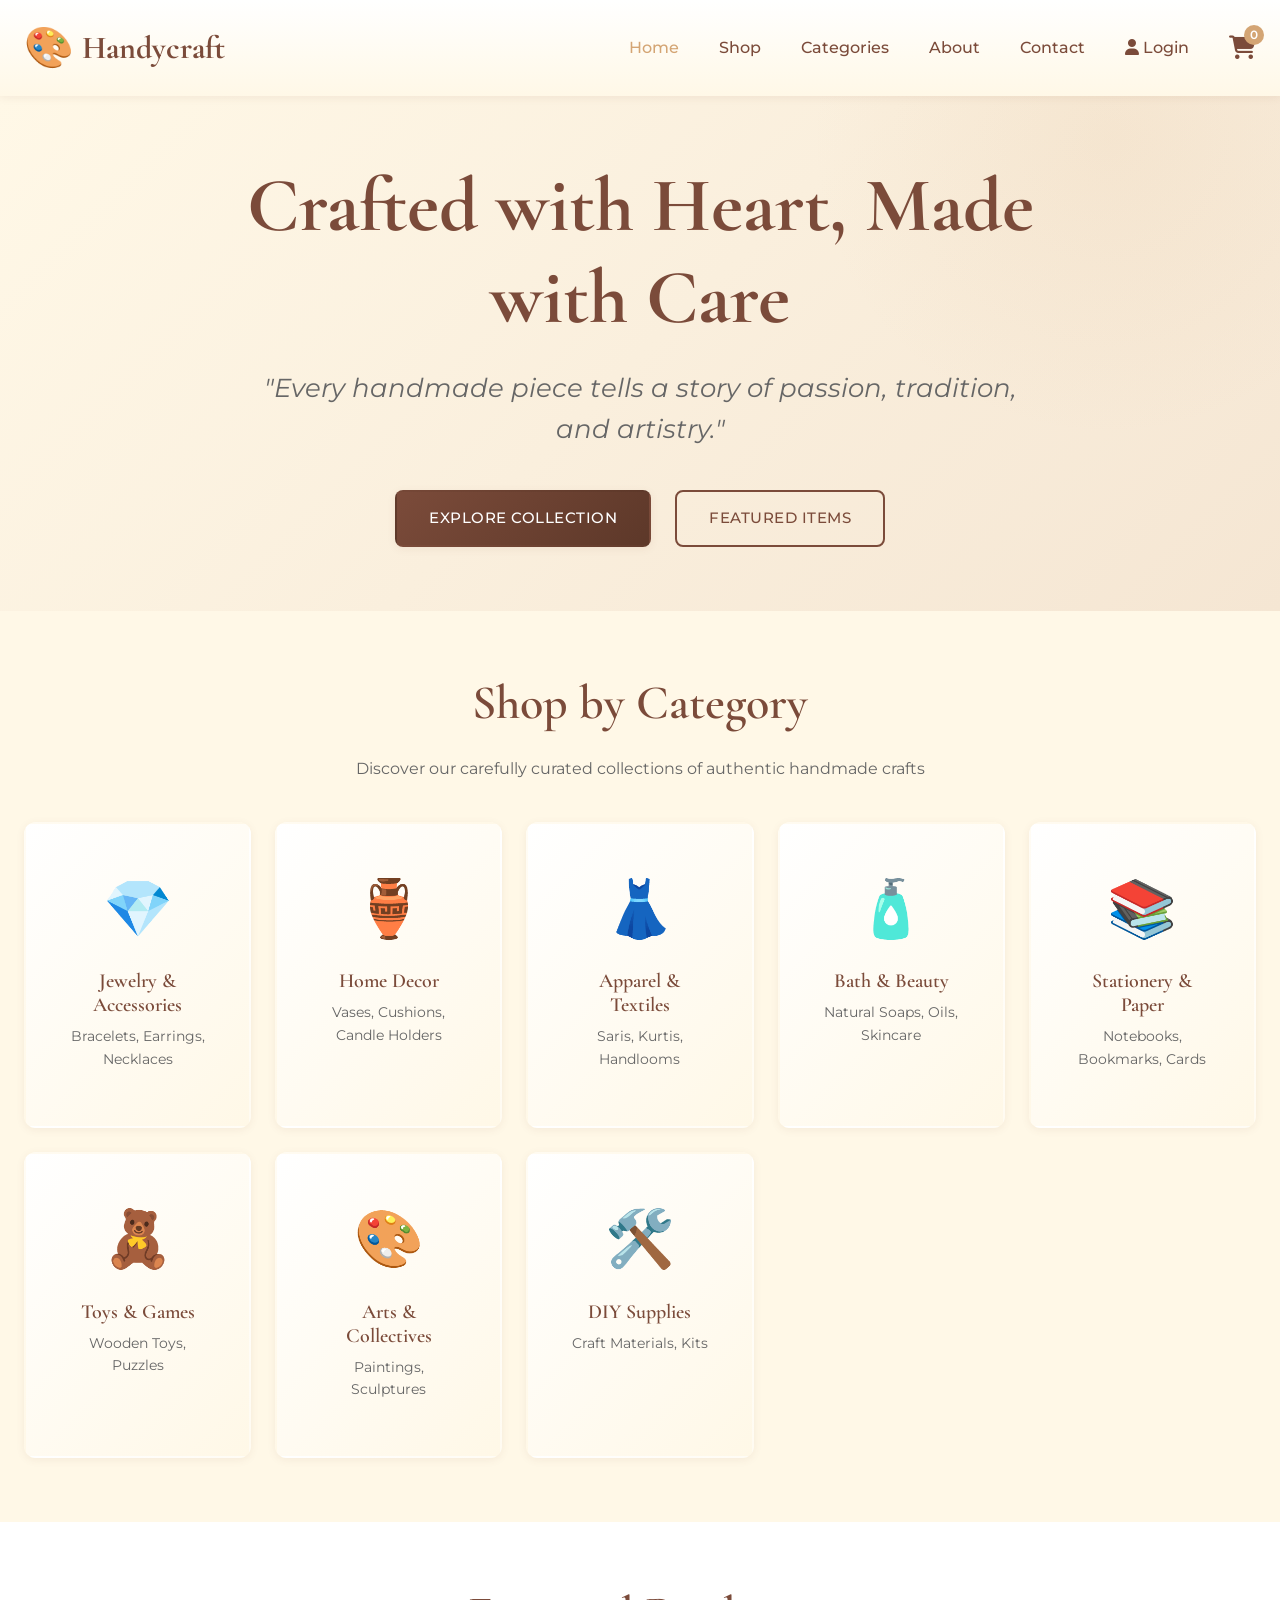
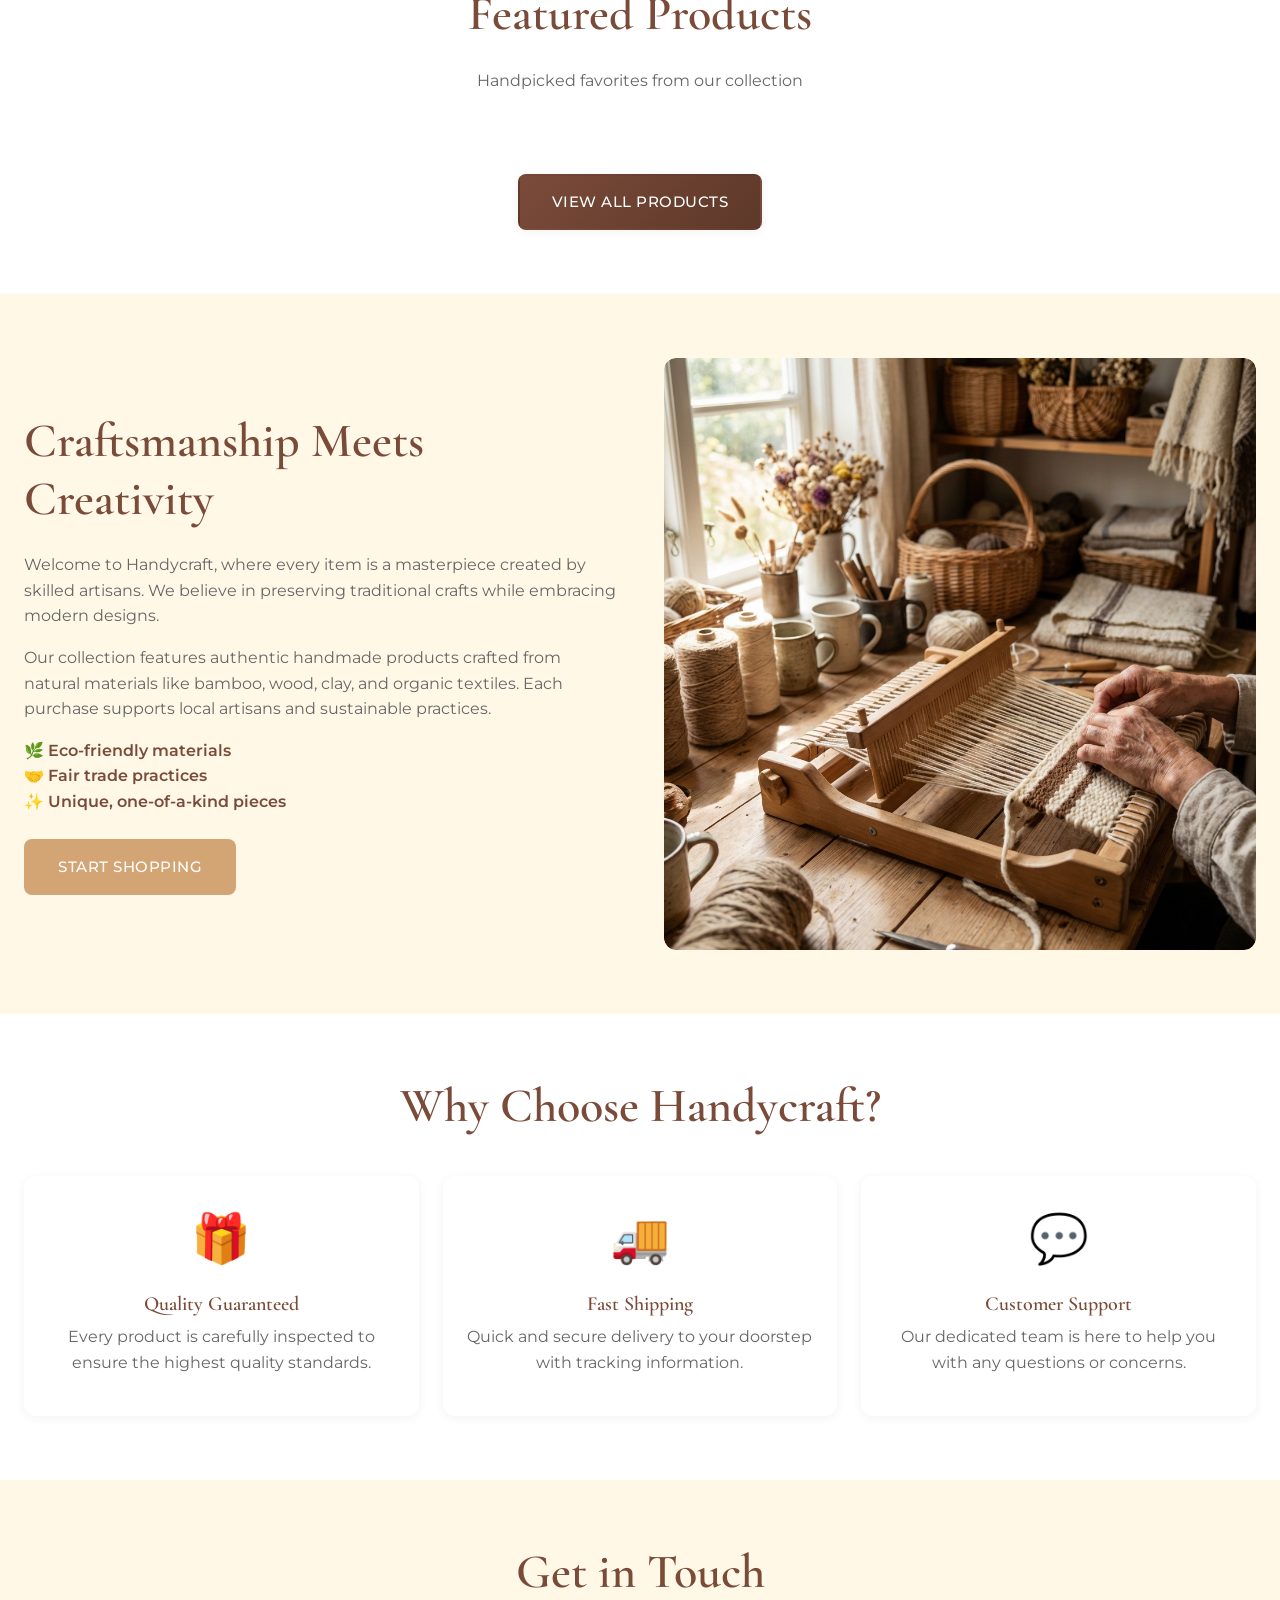
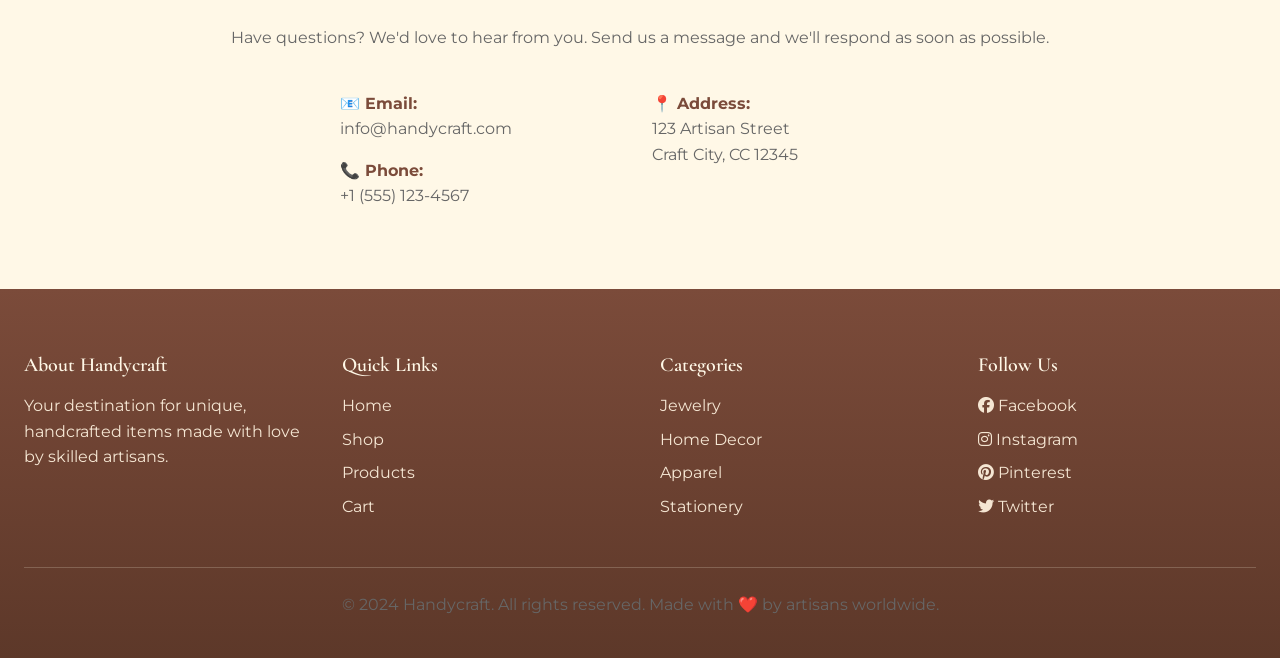
<file: frontend/index.html>
<!DOCTYPE html>
<html lang="en">

<head>
    <meta charset="UTF-8">
    <meta name="viewport" content="width=device-width, initial-scale=1.0">
    <meta name="description"
        content="Discover unique handcrafted items - from jewelry to home decor. Shop authentic handmade products crafted with love.">
    <title>Handycraft - Authentic Handmade Products</title>

    <!-- Stylesheets -->
    <link rel="stylesheet" href="css/style.css">
    <link rel="stylesheet" href="css/animations.css">

    <!-- Font Awesome Icons -->
    <link rel="stylesheet" href="https://cdnjs.cloudflare.com/ajax/libs/font-awesome/6.4.0/css/all.min.css">
</head>

<body>
    <!-- Header & Navigation -->
    <header class="header">
        <div class="container">
            <nav class="nav">
                <a href="index.html" class="logo">
                    <span class="logo-icon">🎨</span>
                    <span>Handycraft</span>
                </a>

                <ul class="nav-links" id="navLinks">
                    <li><a href="index.html" class="nav-link active">Home</a></li>
                    <li><a href="shop.html" class="nav-link">Shop</a></li>
                    <li><a href="category.html" class="nav-link">Categories</a></li>
                    <li><a href="#about" class="nav-link">About</a></li>
                    <li><a href="#contact" class="nav-link">Contact</a></li>
                    <li>
                        <a href="cart.html" class="cart-icon">
                            <i class="fas fa-shopping-cart"></i>
                            <span class="cart-count" id="cartCount">0</span>
                        </a>
                    </li>
                </ul>

                <div class="menu-toggle" id="menuToggle">
                    <span></span>
                    <span></span>
                    <span></span>
                </div>
            </nav>
        </div>
    </header>

    <!-- Hero Section -->
    <section class="hero">
        <div class="container">
            <div class="hero-content">
                <h1 class="hero-title">Crafted with Heart, Made with Care</h1>
                <p class="hero-subtitle">"Every handmade piece tells a story of passion, tradition, and artistry."</p>
                <div class="hero-cta">
                    <a href="shop.html" class="btn btn-primary">Explore Collection</a>
                    <a href="#featured" class="btn btn-outline">Featured Items</a>
                </div>
            </div>
        </div>
    </section>

    <!-- Categories Preview -->
    <section class="section">
        <div class="container">
            <h2 class="text-center mb-md">Shop by Category</h2>
            <p class="text-center mb-lg"
                style="max-width: 600px; margin-left: auto; margin-right: auto; color: var(--gray-dark);">
                Discover our carefully curated collections of authentic handmade crafts
            </p>

            <div class="grid grid-4">
                <a href="products.html?category=jewelry" class="category-card stagger-item">
                    <div class="category-icon">💎</div>
                    <h3 class="category-name">Jewelry & Accessories</h3>
                    <p class="category-count">Bracelets, Earrings, Necklaces</p>
                </a>

                <a href="products.html?category=homedecor" class="category-card stagger-item">
                    <div class="category-icon">🏺</div>
                    <h3 class="category-name">Home Decor</h3>
                    <p class="category-count">Vases, Cushions, Candle Holders</p>
                </a>

                <a href="products.html?category=apparel" class="category-card stagger-item">
                    <div class="category-icon">👗</div>
                    <h3 class="category-name">Apparel & Textiles</h3>
                    <p class="category-count">Saris, Kurtis, Handlooms</p>
                </a>

                <a href="products.html?category=bathbeauty" class="category-card stagger-item">
                    <div class="category-icon">🧴</div>
                    <h3 class="category-name">Bath & Beauty</h3>
                    <p class="category-count">Natural Soaps, Oils, Skincare</p>
                </a>

                <a href="products.html?category=stationery" class="category-card stagger-item">
                    <div class="category-icon">📚</div>
                    <h3 class="category-name">Stationery & Paper</h3>
                    <p class="category-count">Notebooks, Bookmarks, Cards</p>
                </a>

                <a href="products.html?category=toys" class="category-card stagger-item">
                    <div class="category-icon">🧸</div>
                    <h3 class="category-name">Toys & Games</h3>
                    <p class="category-count">Wooden Toys, Puzzles</p>
                </a>

                <a href="products.html?category=art" class="category-card stagger-item">
                    <div class="category-icon">🎨</div>
                    <h3 class="category-name">Arts & Collectives</h3>
                    <p class="category-count">Paintings, Sculptures</p>
                </a>

                <a href="products.html?category=diy" class="category-card stagger-item">
                    <div class="category-icon">🛠️</div>
                    <h3 class="category-name">DIY Supplies</h3>
                    <p class="category-count">Craft Materials, Kits</p>
                </a>
            </div>
        </div>
    </section>

    <!-- Featured Products -->
    <section class="section section-alt" id="featured">
        <div class="container">
            <h2 class="text-center mb-md">Featured Products</h2>
            <p class="text-center mb-lg"
                style="max-width: 600px; margin-left: auto; margin-right: auto; color: var(--gray-dark);">
                Handpicked favorites from our collection
            </p>

            <div class="grid grid-4" id="featuredProducts">
                <!-- Products will be loaded dynamically via JavaScript -->
                <div class="loading">
                    <div class="loading-spinner"></div>
                    <p>Loading products...</p>
                </div>
            </div>

            <div class="text-center mt-lg">
                <a href="products.html" class="btn btn-primary">View All Products</a>
            </div>
        </div>
    </section>

    <!-- About Section -->
    <section class="section" id="about">
        <div class="container">
            <div class="grid grid-2" style="align-items: center; gap: 3rem;">
                <div>
                    <h2 class="mb-md">Craftsmanship Meets Creativity</h2>
                    <p class="mb-sm">
                        Welcome to Handycraft, where every item is a masterpiece created by skilled artisans.
                        We believe in preserving traditional crafts while embracing modern designs.
                    </p>
                    <p class="mb-sm">
                        Our collection features authentic handmade products crafted from natural materials like
                        bamboo, wood, clay, and organic textiles. Each purchase supports local artisans and
                        sustainable practices.
                    </p>
                    <p class="mb-md" style="font-weight: 600; color: var(--chocolate);">
                        🌿 Eco-friendly materials<br>
                        🤝 Fair trade practices<br>
                        ✨ Unique, one-of-a-kind pieces
                    </p>
                    <a href="shop.html" class="btn btn-secondary">Start Shopping</a>
                </div>
                <div class="img-zoom-container">
                    <img src="images/about-crafts.jpg" alt="Handmade crafts" class="img-zoom" id="aboutImage"
                        style="width: 100%; border-radius: var(--radius-lg); box-shadow: var(--shadow-lg);">
                </div>
            </div>
        </div>
    </section>

    <!-- Why Choose Us -->
    <section class="section section-alt">
        <div class="container">
            <h2 class="text-center mb-lg">Why Choose Handycraft?</h2>

            <div class="grid grid-3">
                <div class="card text-center">
                    <div class="card-body">
                        <div style="font-size: 3rem; color: var(--light-brown); margin-bottom: 1rem;">🎁</div>
                        <h3 class="card-title">Quality Guaranteed</h3>
                        <p class="card-text">Every product is carefully inspected to ensure the highest quality
                            standards.</p>
                    </div>
                </div>

                <div class="card text-center">
                    <div class="card-body">
                        <div style="font-size: 3rem; color: var(--light-brown); margin-bottom: 1rem;">🚚</div>
                        <h3 class="card-title">Fast Shipping</h3>
                        <p class="card-text">Quick and secure delivery to your doorstep with tracking information.</p>
                    </div>
                </div>

                <div class="card text-center">
                    <div class="card-body">
                        <div style="font-size: 3rem; color: var(--light-brown); margin-bottom: 1rem;">💬</div>
                        <h3 class="card-title">Customer Support</h3>
                        <p class="card-text">Our dedicated team is here to help you with any questions or concerns.</p>
                    </div>
                </div>
            </div>
        </div>
    </section>

    <!-- Contact Section -->
    <section class="section" id="contact">
        <div class="container-sm text-center">
            <h2 class="mb-md">Get in Touch</h2>
            <p class="mb-lg" style="color: var(--gray-dark);">
                Have questions? We'd love to hear from you. Send us a message and we'll respond as soon as possible.
            </p>

            <div class="grid grid-2" style="text-align: left; max-width: 600px; margin: 0 auto;">
                <div>
                    <p style="margin-bottom: 1rem;">
                        <strong style="color: var(--chocolate);">📧 Email:</strong><br>
                        info@handycraft.com
                    </p>
                    <p style="margin-bottom: 1rem;">
                        <strong style="color: var(--chocolate);">📞 Phone:</strong><br>
                        +1 (555) 123-4567
                    </p>
                </div>
                <div>
                    <p style="margin-bottom: 1rem;">
                        <strong style="color: var(--chocolate);">📍 Address:</strong><br>
                        123 Artisan Street<br>
                        Craft City, CC 12345
                    </p>
                </div>
            </div>
        </div>
    </section>

    <!-- Footer -->
    <footer class="footer">
        <div class="container">
            <div class="footer-content">
                <div class="footer-section">
                    <h4>About Handycraft</h4>
                    <p>Your destination for unique, handcrafted items made with love by skilled artisans.</p>
                </div>

                <div class="footer-section">
                    <h4>Quick Links</h4>
                    <p><a href="index.html">Home</a></p>
                    <p><a href="shop.html">Shop</a></p>
                    <p><a href="products.html">Products</a></p>
                    <p><a href="cart.html">Cart</a></p>
                </div>

                <div class="footer-section">
                    <h4>Categories</h4>
                    <p><a href="products.html?category=jewelry">Jewelry</a></p>
                    <p><a href="products.html?category=homedecor">Home Decor</a></p>
                    <p><a href="products.html?category=apparel">Apparel</a></p>
                    <p><a href="products.html?category=stationery">Stationery</a></p>
                </div>

                <div class="footer-section">
                    <h4>Follow Us</h4>
                    <p><a href="#"><i class="fab fa-facebook"></i> Facebook</a></p>
                    <p><a href="#"><i class="fab fa-instagram"></i> Instagram</a></p>
                    <p><a href="#"><i class="fab fa-pinterest"></i> Pinterest</a></p>
                    <p><a href="#"><i class="fab fa-twitter"></i> Twitter</a></p>
                </div>
            </div>

            <div class="footer-bottom">
                <p>&copy; 2024 Handycraft. All rights reserved. Made with ❤️ by artisans worldwide.</p>
            </div>
        </div>
    </footer>

    <!-- Notification Toast -->
    <div id="notification" style="display: none;"></div>

    <!-- JavaScript -->
    <script src="js/auth.js"></script>
    <script src="js/cart.js"></script>
    <script src="js/products.js"></script>
    <script src="js/main.js"></script>
</body>

</html>
</file>
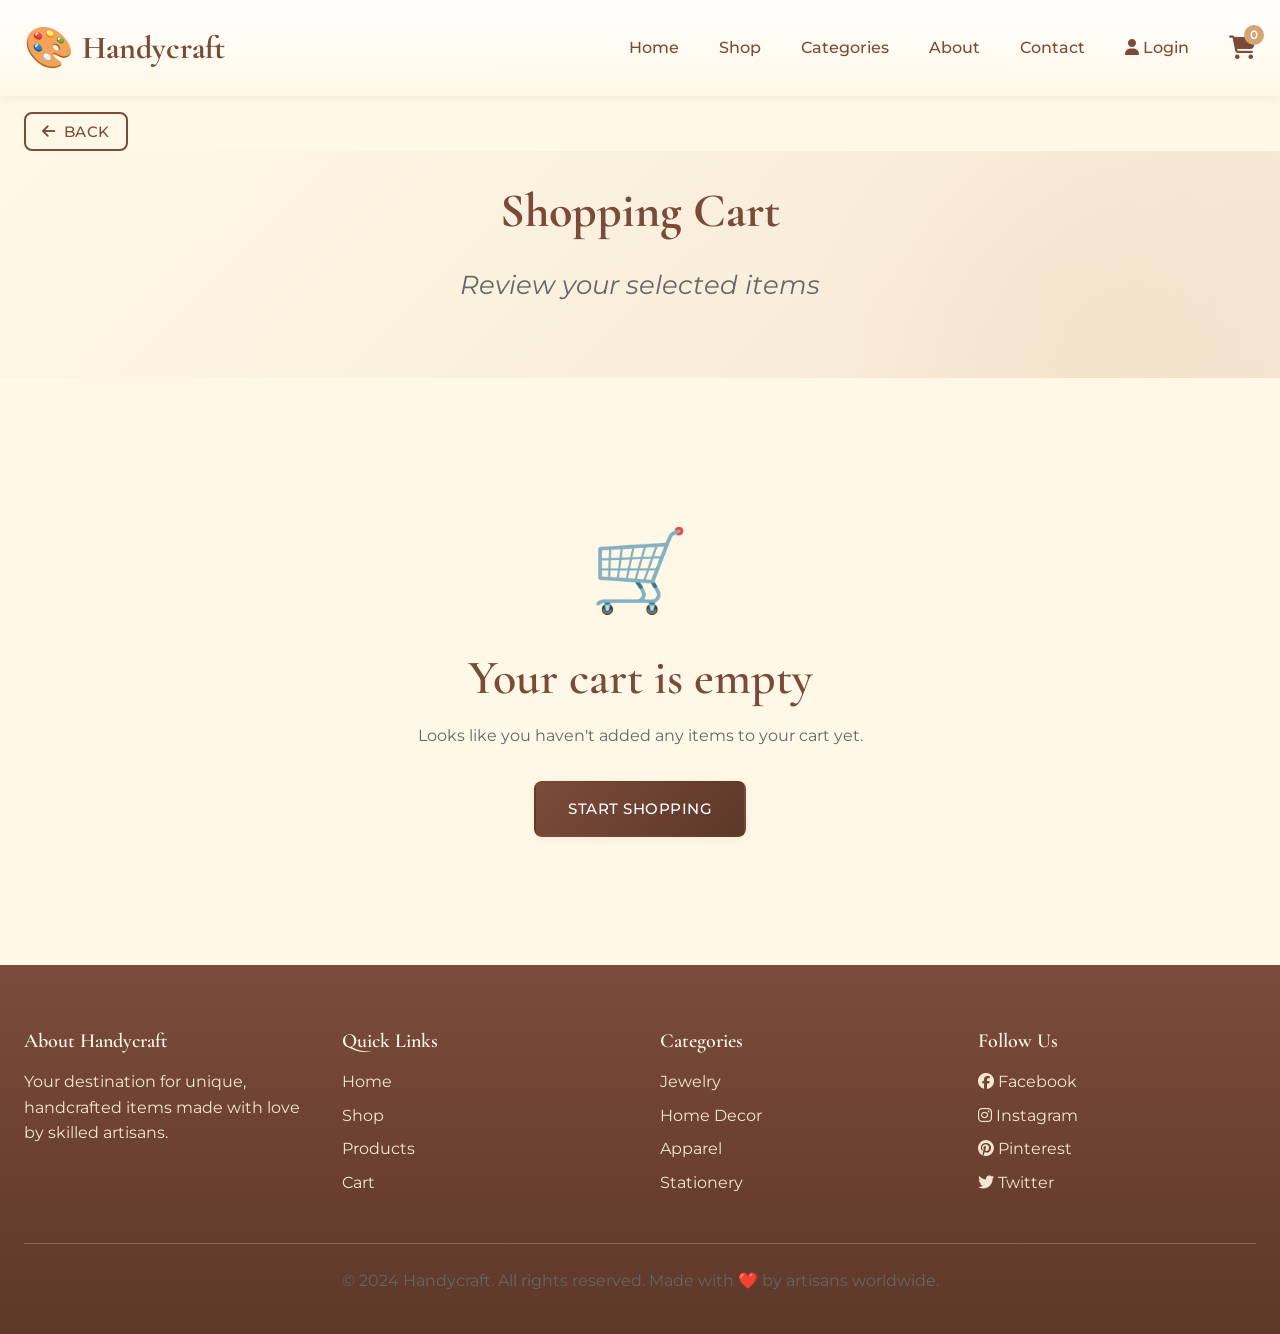
<file: frontend/cart.html>
<!DOCTYPE html>
<html lang="en">

<head>
    <meta charset="UTF-8">
    <meta name="viewport" content="width=device-width, initial-scale=1.0">
    <meta name="description" content="Shopping cart - Review your selected handcrafted items">
    <title>Shopping Cart - Handycraft</title>

    <!-- Stylesheets -->
    <link rel="stylesheet" href="css/style.css">
    <link rel="stylesheet" href="css/animations.css">

    <!-- Font Awesome Icons -->
    <link rel="stylesheet" href="https://cdnjs.cloudflare.com/ajax/libs/font-awesome/6.4.0/css/all.min.css">
</head>

<body>
    <!-- Header & Navigation -->
    <header class="header">
        <div class="container">
            <nav class="nav">
                <a href="index.html" class="logo">
                    <span class="logo-icon">🎨</span>
                    <span>Handycraft</span>
                </a>

                <ul class="nav-links" id="navLinks">
                    <li><a href="index.html" class="nav-link">Home</a></li>
                    <li><a href="shop.html" class="nav-link">Shop</a></li> <li><a href="category.html" class="nav-link">Categories</a></li>
                    <li><a href="index.html#about" class="nav-link">About</a></li>
                    <li><a href="index.html#contact" class="nav-link">Contact</a></li>
                    <li>
                        <a href="cart.html" class="cart-icon">
                            <i class="fas fa-shopping-cart"></i>
                            <span class="cart-count" id="cartCount">0</span>
                        </a>
                    </li>
                </ul>

                <div class="menu-toggle" id="menuToggle">
                    <span></span>
                    <span></span>
                    <span></span>
                </div>
            </nav>
        </div>
    </header>

    <!-- Back Button -->
    <div class="container" style="padding-top: 1rem;">
        <button onclick="window.history.back()" class="btn btn-outline"
            style="display: inline-flex; align-items: center; gap: 0.5rem; padding: 0.5rem 1rem;">
            <i class="fas fa-arrow-left"></i> Back
        </button>
    </div>

    <!-- Page Header -->
    <section class="hero" style="padding: 2rem 0;">
        <div class="container">
            <div class="hero-content">
                <h1 class="hero-title" style="font-size: 3rem;">Shopping Cart</h1>
                <p class="hero-subtitle">Review your selected items</p>
            </div>
        </div>
    </section>

    <!-- Cart Content -->
    <section class="section">
        <div class="container">
            <div class="cart-container" id="cartContainer">
                <!-- Cart items will be loaded dynamically -->
            </div>

            <!-- Empty Cart Message -->
            <div id="emptyCart" style="display: none; text-align: center; padding: 4rem 0;">
                <div style="font-size: 5rem; margin-bottom: 1rem;">🛒</div>
                <h2 style="color: var(--chocolate); margin-bottom: 1rem;">Your cart is empty</h2>
                <p style="color: var(--gray-dark); margin-bottom: 2rem;">
                    Looks like you haven't added any items to your cart yet.
                </p>
                <a href="products.html" class="btn btn-primary">Start Shopping</a>
            </div>
        </div>
    </section>

    <!-- Continue Shopping -->
    <section class="section section-alt" id="continueSection" style="display: none;">
        <div class="container text-center">
            <h2 class="mb-md">Continue Shopping</h2>
            <p class="mb-lg" style="color: var(--gray-dark);">
                Explore more handcrafted treasures
            </p>
            <a href="products.html" class="btn btn-outline">Browse Products</a>
        </div>
    </section>

    <!-- Footer -->
    <footer class="footer">
        <div class="container">
            <div class="footer-content">
                <div class="footer-section">
                    <h4>About Handycraft</h4>
                    <p>Your destination for unique, handcrafted items made with love by skilled artisans.</p>
                </div>

                <div class="footer-section">


                    <h4>Quick Links</h4>
                    <p><a href="index.html">Home</a></p>
                    <p><a href="shop.html">Shop</a></p>
                    <p><a href="products.html">Products</a></p>
                    <p><a href="cart.html">Cart</a></p>
                </div>

                <div class="footer-section">
                    <h4>Categories</h4>
                    <p><a href="products.html?category=jewelry">Jewelry</a></p>
                    <p><a href="products.html?category=homedecor">Home Decor</a></p>
                    <p><a href="products.html?category=apparel">Apparel</a></p>
                    <p><a href="products.html?category=stationery">Stationery</a></p>
                </div>

                <div class="footer-section">
                    <h4>Follow Us</h4>
                    <p><a href="#"><i class="fab fa-facebook"></i> Facebook</a></p>
                    <p><a href="#"><i class="fab fa-instagram"></i> Instagram</a></p>
                    <p><a href="#"><i class="fab fa-pinterest"></i> Pinterest</a></p>
                    <p><a href="#"><i class="fab fa-twitter"></i> Twitter</a></p>
                </div>
            </div>

            <div class="footer-bottom">
                <p>&copy; 2024 Handycraft. All rights reserved. Made with ❤️ by artisans worldwide.</p>
            </div>
        </div>
    </footer>

    <!-- Notification Toast -->
    <div id="notification" style="
        position: fixed;
        top: 100px;
        right: 20px;
        background: var(--white);
        padding: 1rem 1.5rem;
        border-radius: var(--radius-md);
        box-shadow: var(--shadow-lg);
        display: none;
        z-index: 9999;
        border-left: 4px solid var(--light-brown);
    "></div>

    <!-- JavaScript -->
    <script src="js/auth.js"></script>
    <script src="js/cart.js"></script>
    <script src="js/main.js"></script>

    <script>
      
        window.addEventListener('DOMContentLoaded', () => {
            displayCart();
        });
    </script>
</body>

</html>
</file>
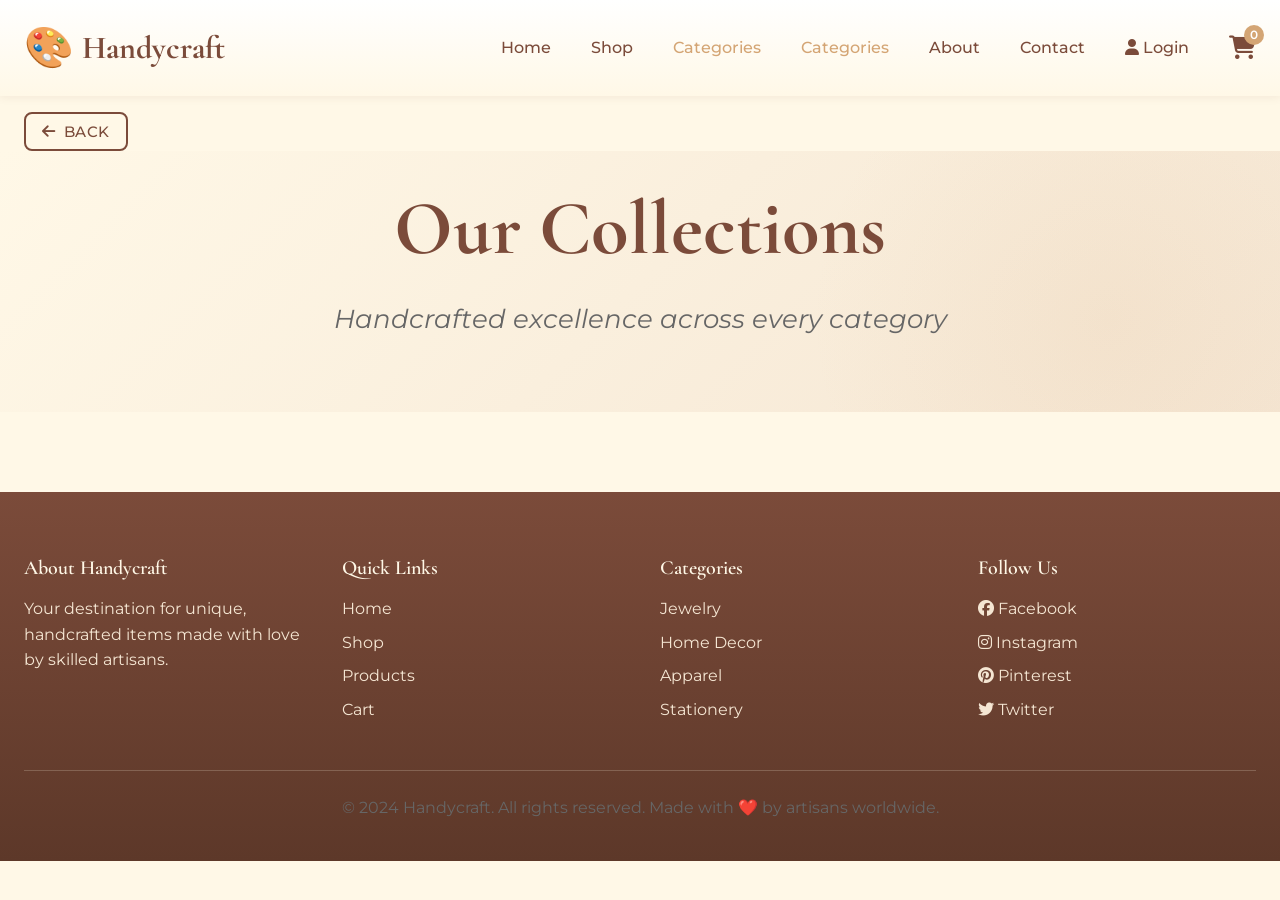
<file: frontend/category.html>
<!DOCTYPE html>
<html lang="en">

<head>
    <meta charset="UTF-8">
    <meta name="viewport" content="width=device-width, initial-scale=1.0">
    <meta name="description" content="Browse products by category - Handycraft">
    <title>Product Categories - Handycraft</title>

    <!-- Stylesheets -->
    <link rel="stylesheet" href="css/style.css">
    <link rel="stylesheet" href="css/animations.css">

    <!-- Font Awesome Icons -->
    <link rel="stylesheet" href="https://cdnjs.cloudflare.com/ajax/libs/font-awesome/6.4.0/css/all.min.css">
</head>

<body>
    <!-- Header & Navigation -->
    <header class="header">
        <div class="container">
            <nav class="nav">
                <a href="index.html" class="logo">
                    <span class="logo-icon">🎨</span>
                    <span>Handycraft</span>
                </a>

                <ul class="nav-links" id="navLinks">
                    <li><a href="index.html" class="nav-link">Home</a></li>
                    <li><a href="shop.html" class="nav-link">Shop</a></li> <li><a href="category.html" class="nav-link">Categories</a></li>
                    <li><a href="category.html" class="nav-link active">Categories</a></li>
                    <li><a href="index.html#about" class="nav-link">About</a></li>
                    <li><a href="index.html#contact" class="nav-link">Contact</a></li>
                    <li>
                        <a href="cart.html" class="cart-icon">
                            <i class="fas fa-shopping-cart"></i>
                            <span class="cart-count" id="cartCount">0</span>
                        </a>
                    </li>
                </ul>

                <div class="menu-toggle" id="menuToggle">
                    <span></span>
                    <span></span>
                    <span></span>
                </div>
            </nav>
        </div>
    </header>

    <!-- Back Button -->
    <div class="container" style="padding-top: 1rem;">
        <button onclick="window.history.back()" class="btn btn-outline"
            style="display: inline-flex; align-items: center; gap: 0.5rem; padding: 0.5rem 1rem;">
            <i class="fas fa-arrow-left"></i> Back
        </button>
    </div>

    <!-- Page Header -->
    <section class="hero" style="padding: 2rem 0;">
        <div class="container">
            <div class="hero-content">
                <h1 class="hero-title">Our Collections</h1>
                <p class="hero-subtitle">Handcrafted excellence across every category</p>
            </div>
        </div>
    </section>

    <!-- Category Sections -->
    <section class="section" style="padding-top: 1rem;">
        <div class="container">
            <div id="categorySections">
                <!-- Sections will be loaded dynamically -->
                <div class="loading">
                    <div class="loading-spinner"></div>
                    <p>Loading collections...</p>
                </div>
            </div>
        </div>
    </section>

    <!-- Footer -->
    <footer class="footer">
        <div class="container">
            <div class="footer-content">
                <div class="footer-section">
                    <h4>About Handycraft</h4>
                    <p>Your destination for unique, handcrafted items made with love by skilled artisans.</p>
                </div>

                <div class="footer-section">
                    <h4>Quick Links</h4>
                    <p><a href="index.html">Home</a></p>
                    <p><a href="shop.html">Shop</a></p>
                    <p><a href="products.html">Products</a></p>
                    <p><a href="cart.html">Cart</a></p>
                </div>

                <div class="footer-section">
                    <h4>Categories</h4>
                    <p><a href="products.html?category=jewelry">Jewelry</a></p>
                    <p><a href="products.html?category=homedecor">Home Decor</a></p>
                    <p><a href="products.html?category=apparel">Apparel</a></p>
                    <p><a href="products.html?category=stationery">Stationery</a></p>
                </div>

                <div class="footer-section">
                    <h4>Follow Us</h4>
                    <p><a href="#"><i class="fab fa-facebook"></i> Facebook</a></p>
                    <p><a href="#"><i class="fab fa-instagram"></i> Instagram</a></p>
                    <p><a href="#"><i class="fab fa-pinterest"></i> Pinterest</a></p>
                    <p><a href="#"><i class="fab fa-twitter"></i> Twitter</a></p>
                </div>
            </div>

            <div class="footer-bottom">
                <p>&copy; 2024 Handycraft. All rights reserved. Made with ❤️ by artisans worldwide.</p>
            </div>
        </div>
    </footer>

    <!-- Notification Toast -->
    <div id="notification" style="
        position: fixed;
        top: 100px;
        right: 20px;
        background: var(--white);
        padding: 1rem 1.5rem;
        border-radius: var(--radius-md);
        box-shadow: var(--shadow-lg);
        display: none;
        z-index: 9999;
        border-left: 4px solid var(--light-brown);
    "></div>

    <!-- JavaScript -->
    <script src="js/auth.js"></script>
    <script src="js/cart.js"></script>
    <script src="js/products.js"></script>
    <script src="js/main.js"></script>

    <script>
        // Load category sections on page load
        window.addEventListener('DOMContentLoaded', () => {
            loadCategorySections();
        });
    </script>
</body>

</html>
</file>
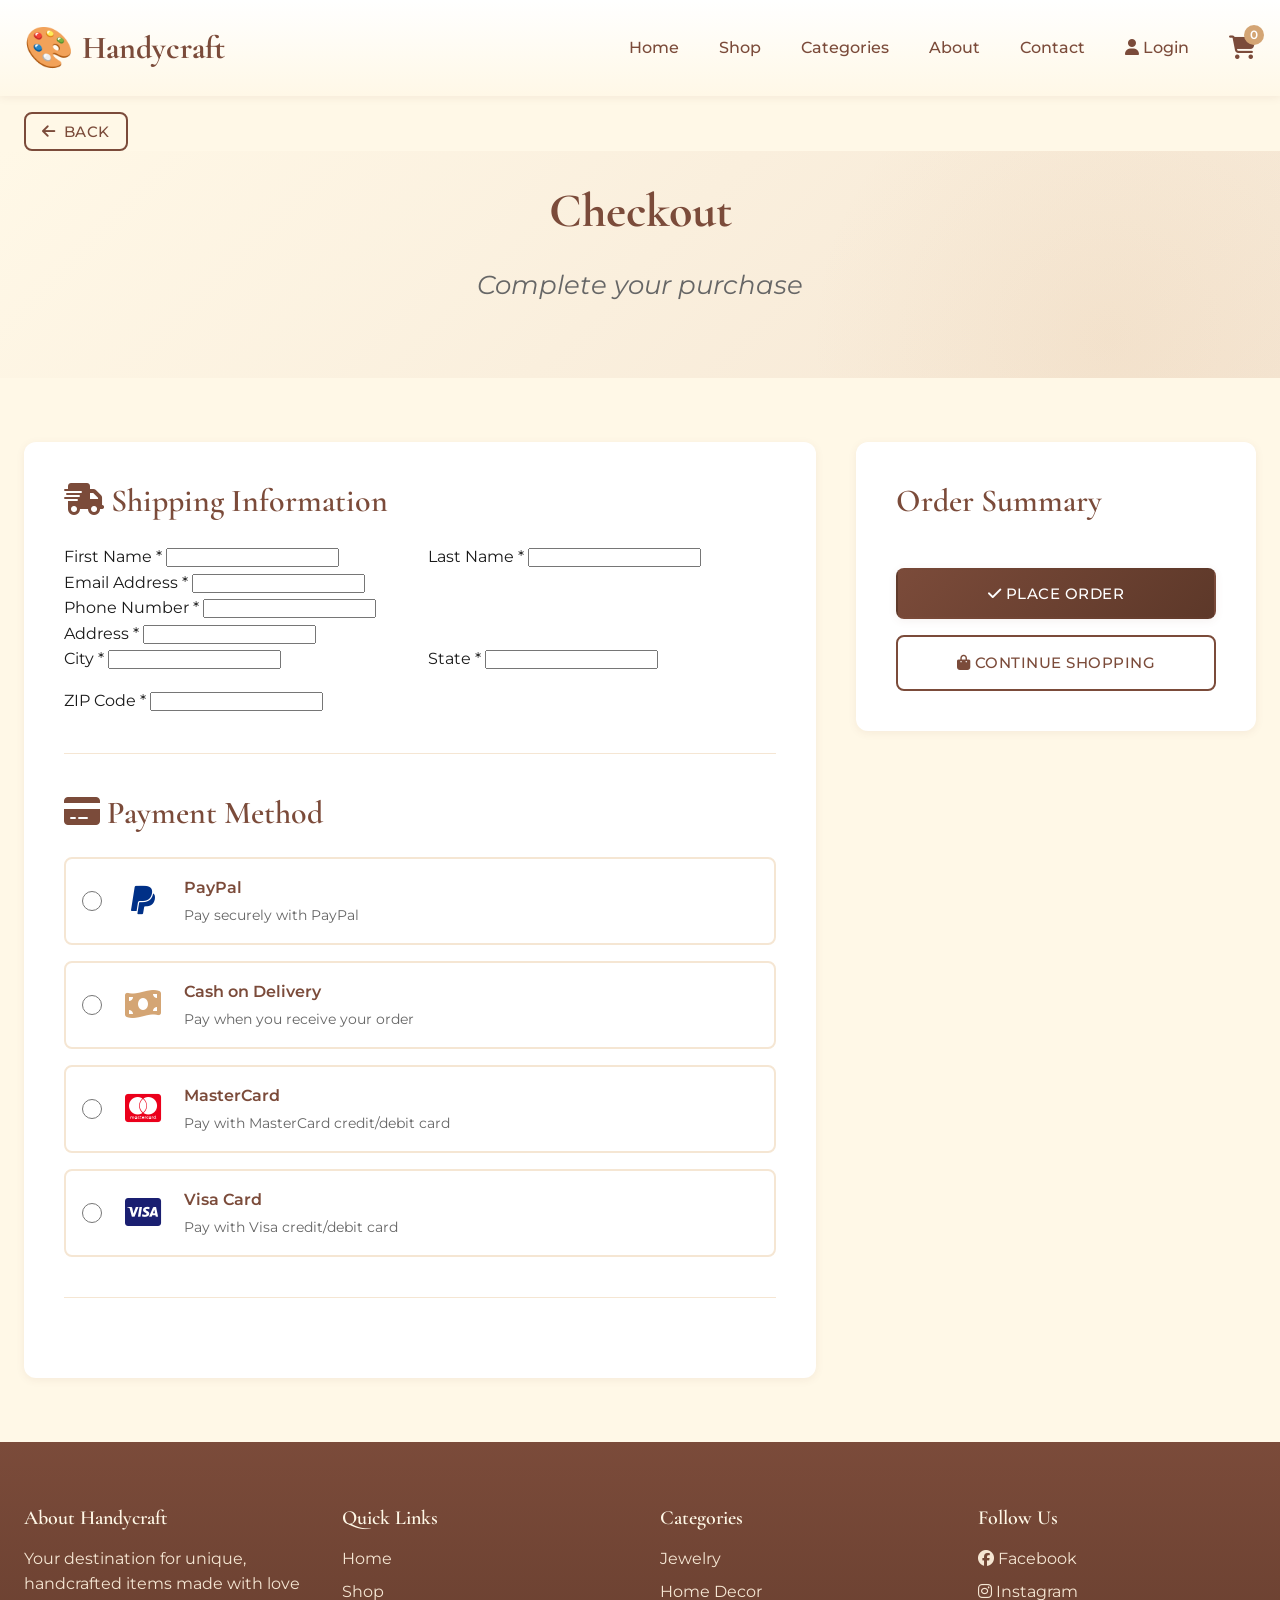
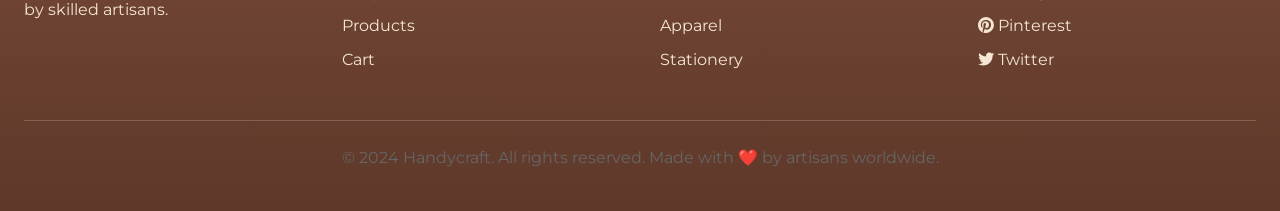
<file: frontend/checkout.html>
<!DOCTYPE html>
<html lang="en">

<head>
    <meta charset="UTF-8">
    <meta name="viewport" content="width=device-width, initial-scale=1.0">
    <meta name="description" content="Complete your order - Handycraft checkout">
    <title>Checkout - Handycraft</title>

    <!-- Stylesheets -->
    <link rel="stylesheet" href="css/style.css">
    <link rel="stylesheet" href="css/animations.css">

    <!-- Font Awesome Icons -->
    <link rel="stylesheet" href="https://cdnjs.cloudflare.com/ajax/libs/font-awesome/6.4.0/css/all.min.css">

    <style>
        .checkout-container {
            display: grid;
            grid-template-columns: 1fr 400px;
            gap: var(--spacing-lg);
            align-items: start;
        }

        .checkout-main {
            background: var(--white);
            border-radius: var(--radius-lg);
            padding: var(--spacing-lg);
            box-shadow: var(--shadow-sm);
        }

        .checkout-section {
            margin-bottom: var(--spacing-lg);
            padding-bottom: var(--spacing-lg);
            border-bottom: 1px solid var(--cream-dark);
        }

        .checkout-section:last-child {
            border-bottom: none;
            margin-bottom: 0;
        }

        .checkout-section h3 {
            color: var(--chocolate);
            margin-bottom: var(--spacing-md);
        }

        .payment-methods {
            display: grid;
            gap: 1rem;
        }

        .payment-option {
            border: 2px solid var(--cream-dark);
            border-radius: var(--radius-md);
            padding: 1rem;
            cursor: pointer;
            transition: all var(--transition-fast);
            display: flex;
            align-items: center;
            gap: 1rem;
        }

        .payment-option:hover {
            border-color: var(--light-brown);
            background: var(--cream);
        }

        .payment-option.selected {
            border-color: var(--light-brown);
            background: var(--cream);
            box-shadow: var(--shadow-sm);
        }

        .payment-radio {
            width: 20px;
            height: 20px;
            accent-color: var(--light-brown);
        }

        .payment-icon {
            font-size: 2rem;
            width: 50px;
            text-align: center;
        }

        .payment-details {
            flex: 1;
        }

        .payment-name {
            font-weight: 600;
            color: var(--chocolate);
            margin-bottom: 0.25rem;
        }

        .payment-description {
            font-size: 0.875rem;
            color: var(--gray-dark);
        }

        @media (max-width: 968px) {
            .checkout-container {
                grid-template-columns: 1fr;
            }
        }
    </style>
</head>

<body>
    <!-- Header & Navigation -->
    <header class="header">
        <div class="container">
            <nav class="nav">
                <a href="index.html" class="logo">
                    <span class="logo-icon">🎨</span>
                    <span>Handycraft</span>
                </a>

                <ul class="nav-links" id="navLinks">
                    <li><a href="index.html" class="nav-link">Home</a></li>
                    <li><a href="shop.html" class="nav-link">Shop</a></li> <li><a href="category.html" class="nav-link">Categories</a></li>
                    <li><a href="index.html#about" class="nav-link">About</a></li>
                    <li><a href="index.html#contact" class="nav-link">Contact</a></li>
                    <li>
                        <a href="cart.html" class="cart-icon">
                            <i class="fas fa-shopping-cart"></i>
                            <span class="cart-count" id="cartCount">0</span>
                        </a>
                    </li>
                </ul>

                <div class="menu-toggle" id="menuToggle">
                    <span></span>
                    <span></span>
                    <span></span>
                </div>
            </nav>
        </div>
    </header>

    <!-- Back Button -->
    <div class="container" style="padding-top: 1rem;">
        <button onclick="window.history.back()" class="btn btn-outline"
            style="display: inline-flex; align-items: center; gap: 0.5rem; padding: 0.5rem 1rem;">
            <i class="fas fa-arrow-left"></i> Back
        </button>
    </div>

    <!-- Page Header -->
    <section class="hero" style="padding: 2rem 0;">
        <div class="container">
            <div class="hero-content">
                <h1 class="hero-title" style="font-size: 3rem;">Checkout</h1>
                <p class="hero-subtitle">Complete your purchase</p>
            </div>
        </div>
    </section>

    <!-- Checkout Content -->
    <section class="section">
        <div class="container">
            <div class="checkout-container">
                <!-- Main Checkout Form -->
                <div class="checkout-main">
                    <!-- Shipping Information -->
                    <div class="checkout-section">
                        <h3><i class="fas fa-shipping-fast"></i> Shipping Information</h3>
                        <form id="shippingForm">
                            <div class="grid grid-2" style="gap: 1rem;">
                                <div class="form-group">
                                    <label class="form-label">First Name *</label>
                                    <input type="text" class="form-input" id="shippingFirstName" required>
                                </div>
                                <div class="form-group">
                                    <label class="form-label">Last Name *</label>
                                    <input type="text" class="form-input" id="shippingLastName" required>
                                </div>
                            </div>
                            <div class="form-group">
                                <label class="form-label">Email Address *</label>
                                <input type="email" class="form-input" id="shippingEmail" required>
                            </div>
                            <div class="form-group">
                                <label class="form-label">Phone Number *</label>
                                <input type="tel" class="form-input" id="shippingPhone" required>
                            </div>
                            <div class="form-group">
                                <label class="form-label">Address *</label>
                                <input type="text" class="form-input" id="shippingAddress" required>
                            </div>
                            <div class="grid grid-3" style="gap: 1rem;">
                                <div class="form-group">
                                    <label class="form-label">City *</label>
                                    <input type="text" class="form-input" id="shippingCity" required>
                                </div>
                                <div class="form-group">
                                    <label class="form-label">State *</label>
                                    <input type="text" class="form-input" id="shippingState" required>
                                </div>
                                <div class="form-group">
                                    <label class="form-label">ZIP Code *</label>
                                    <input type="text" class="form-input" id="shippingZip" required>
                                </div>
                            </div>
                        </form>
                    </div>

                    <!-- Payment Method -->
                    <div class="checkout-section">
                        <h3><i class="fas fa-credit-card"></i> Payment Method</h3>
                        <div class="payment-methods">
                            <label class="payment-option" onclick="selectPayment('paypal')">
                                <input type="radio" name="payment" value="paypal" class="payment-radio">
                                <div class="payment-icon" style="color: #003087;">
                                    <i class="fab fa-paypal"></i>
                                </div>
                                <div class="payment-details">
                                    <div class="payment-name">PayPal</div>
                                    <div class="payment-description">Pay securely with PayPal</div>
                                </div>
                            </label>

                            <label class="payment-option" onclick="selectPayment('cod')">
                                <input type="radio" name="payment" value="cod" class="payment-radio">
                                <div class="payment-icon" style="color: var(--light-brown);">
                                    <i class="fas fa-money-bill-wave"></i>
                                </div>
                                <div class="payment-details">
                                    <div class="payment-name">Cash on Delivery</div>
                                    <div class="payment-description">Pay when you receive your order</div>
                                </div>
                            </label>

                            <label class="payment-option" onclick="selectPayment('mastercard')">
                                <input type="radio" name="payment" value="mastercard" class="payment-radio">
                                <div class="payment-icon" style="color: #EB001B;">
                                    <i class="fab fa-cc-mastercard"></i>
                                </div>
                                <div class="payment-details">
                                    <div class="payment-name">MasterCard</div>
                                    <div class="payment-description">Pay with MasterCard credit/debit card</div>
                                </div>
                            </label>

                            <label class="payment-option" onclick="selectPayment('visa')">
                                <input type="radio" name="payment" value="visa" class="payment-radio">
                                <div class="payment-icon" style="color: #1A1F71;">
                                    <i class="fab fa-cc-visa"></i>
                                </div>
                                <div class="payment-details">
                                    <div class="payment-name">Visa Card</div>
                                    <div class="payment-description">Pay with Visa credit/debit card</div>
                                </div>
                            </label>
                        </div>
                    </div>

                    <!-- Card Details (shown when Visa or MasterCard selected) -->
                    <div class="checkout-section" id="cardDetails" style="display: none;">
                        <h3><i class="fas fa-credit-card"></i> Card Details</h3>
                        <div class="form-group">
                            <label class="form-label">Card Number *</label>
                            <input type="text" class="form-input" id="cardNumber" placeholder="1234 5678 9012 3456"
                                maxlength="19">
                        </div>
                        <div class="grid grid-2" style="gap: 1rem;">
                            <div class="form-group">
                                <label class="form-label">Expiry Date *</label>
                                <input type="text" class="form-input" id="cardExpiry" placeholder="MM/YY">
                            </div>
                            <div class="form-group">
                                <label class="form-label">CVV *</label>
                                <input type="text" class="form-input" id="cardCvv" placeholder="123" maxlength="3">
                            </div>
                        </div>
                        <div class="form-group">
                            <label class="form-label">Cardholder Name *</label>
                            <input type="text" class="form-input" id="cardName" placeholder="John Doe">
                        </div>
                    </div>
                </div>

                <!-- Order Summary -->
                <div>
                    <div class="cart-summary" style="position: sticky; top: 100px;">
                        <h3 style="color: var(--chocolate); margin-bottom: 1.5rem;">Order Summary</h3>

                        <div id="checkoutItems" style="margin-bottom: 1.5rem;">
                            <!-- Items will be loaded here -->
                        </div>

                        <div id="checkoutTotals">
                            <!-- Totals will be loaded here -->
                        </div>

                        <button class="btn btn-primary checkout-btn" onclick="placeOrder()">
                            <i class="fas fa-check"></i> Place Order
                        </button>

                        <a href="products.html" class="btn btn-outline"
                            style="width: 100%; margin-top: 1rem; text-align: center;">
                            <i class="fas fa-shopping-bag"></i> Continue Shopping
                        </a>
                    </div>
                </div>
            </div>
        </div>
    </section>

    <!-- Footer -->
    <footer class="footer">
        <div class="container">
            <div class="footer-content">
                <div class="footer-section">
                    <h4>About Handycraft</h4>
                    <p>Your destination for unique, handcrafted items made with love by skilled artisans.</p>
                </div>

                <div class="footer-section">
                    <h4>Quick Links</h4>
                    <p><a href="index.html">Home</a></p>
                    <p><a href="shop.html">Shop</a></p>
                    <p><a href="products.html">Products</a></p>
                    <p><a href="cart.html">Cart</a></p>
                </div>

                <div class="footer-section">
                    <h4>Categories</h4>
                    <p><a href="products.html?category=jewelry">Jewelry</a></p>
                    <p><a href="products.html?category=homedecor">Home Decor</a></p>
                    <p><a href="products.html?category=apparel">Apparel</a></p>
                    <p><a href="products.html?category=stationery">Stationery</a></p>
                </div>

                <div class="footer-section">
                    <h4>Follow Us</h4>
                    <p><a href="#"><i class="fab fa-facebook"></i> Facebook</a></p>
                    <p><a href="#"><i class="fab fa-instagram"></i> Instagram</a></p>
                    <p><a href="#"><i class="fab fa-pinterest"></i> Pinterest</a></p>
                    <p><a href="#"><i class="fab fa-twitter"></i> Twitter</a></p>
                </div>
            </div>

            <div class="footer-bottom">
                <p>&copy; 2024 Handycraft. All rights reserved. Made with ❤️ by artisans worldwide.</p>
            </div>
        </div>
    </footer>

    <!-- JavaScript -->
    <script src="js/auth.js"></script>
    <script src="js/cart.js"></script>
    <script src="js/main.js"></script>

    <script>
        let selectedPaymentMethod = '';

        // Select payment method
        function selectPayment(method) {
            selectedPaymentMethod = method;

            // Update visual selection
            document.querySelectorAll('.payment-option').forEach(option => {
                option.classList.remove('selected');
            });
            event.currentTarget.classList.add('selected');

            // Show/hide card details
            const cardDetails = document.getElementById('cardDetails');
            if (method === 'visa' || method === 'mastercard') {
                cardDetails.style.display = 'block';
            } else {
                cardDetails.style.display = 'none';
            }
        }

        // Load checkout items
        function loadCheckoutItems() {
            const cart = JSON.parse(localStorage.getItem('handycraft_cart')) || [];
            const itemsEl = document.getElementById('checkoutItems');
            const totalsEl = document.getElementById('checkoutTotals');

            if (cart.length === 0) {
                window.location.href = 'cart.html';
                return;
            }

            // Display items
            itemsEl.innerHTML = cart.map(item => `
                <div style="display: flex; gap: 0.75rem; margin-bottom: 1rem; padding-bottom: 1rem; border-bottom: 1px solid var(--cream-dark);">
                   <img src="${item.image}" alt="${item.name}" style="width: 60px; height: 60px; object-fit: cover; border-radius: var(--radius-sm);" onerror="this.src='images/placeholder.jpg'">
                    <div style="flex: 1;">
                        <p style="font-weight: 600; color: var(--chocolate); font-size: 0.875rem; margin-bottom: 0.25rem;">${item.name}</p>
                        <p style="color: var(--gray-dark); font-size: 0.75rem;">Qty: ${item.quantity}</p>
                    </div>
                    <p style="font-weight: 600; color: var(--light-brown);">$${(item.price * item.quantity).toFixed(2)}</p>
                </div>
            `).join('');

            // Calculate and display totals
            const totals = calculateCartTotals();
            totalsEl.innerHTML = `
                <div class="summary-row">
                    <span>Subtotal:</span>
                    <span>$${totals.subtotal.toFixed(2)}</span>
                </div>
                <div class="summary-row">
                    <span>Tax (10%):</span>
                    <span>$${totals.tax.toFixed(2)}</span>
                </div>
                <div class="summary-row">
                    <span>Shipping:</span>
                    <span>${totals.shipping === 0 ? 'FREE' : '$' + totals.shipping.toFixed(2)}</span>
                </div>
                <div class="summary-row total">
                    <span>Total:</span>
                    <span>$${totals.total.toFixed(2)}</span>
                </div>
            `;

            // Prefill user data if logged in
            const user = getCurrentUser();
            if (user) {
                document.getElementById('shippingFirstName').value = user.firstName || '';
                document.getElementById('shippingLastName').value = user.lastName || '';
                document.getElementById('shippingEmail').value = user.email || '';
            }
        }

        // Place order
        async function placeOrder() {
            // Validate form
            const form = document.getElementById('shippingForm');
            if (!form.checkValidity()) {
                form.reportValidity();
                return;
            }

            if (!selectedPaymentMethod) {
                showNotification('Please select a payment method', 'error');
                return;
            }

            // If card payment, validate card details
            if (selectedPaymentMethod === 'visa' || selectedPaymentMethod === 'mastercard') {
                const cardNumber = document.getElementById('cardNumber').value;
                const cardExpiry = document.getElementById('cardExpiry').value;
                const cardCvv = document.getElementById('cardCvv').value;
                const cardName = document.getElementById('cardName').value;

                if (!cardNumber || !cardExpiry || !cardCvv || !cardName) {
                    showNotification('Please fill in all card details', 'error');
                    return;
                }
            }

            const totals = calculateCartTotals();
            const user = getCurrentUser() || {};
            const cart = JSON.parse(localStorage.getItem('handycraft_cart')) || [];

            const orderData = {
                items: cart,
                userId: user.id || null, // If logged in
                firstName: document.getElementById('shippingFirstName').value,
                lastName: document.getElementById('shippingLastName').value,
                email: document.getElementById('shippingEmail').value,
                phone: document.getElementById('shippingPhone').value,
                address: document.getElementById('shippingAddress').value,
                city: document.getElementById('shippingCity').value,
                state: document.getElementById('shippingState').value,
                zip: document.getElementById('shippingZip').value,
                paymentMethod: selectedPaymentMethod,
                total: totals.total
            };

            try {
                const response = await fetch('../backend/api/orders/create.php', {
                    method: 'POST',
                    headers: {
                        'Content-Type': 'application/json'
                    },
                    body: JSON.stringify(orderData)
                });

                const result = await response.json();

                if (result.success) {
                     // Clear cart
                     localStorage.removeItem('handycraft_cart');
                     updateCartCount();
                     if (window.displayCart) displayCart(); // Update cart display if on cart page (unlikely here but good practice)

                     // Show success message
                     const paymentName = {
                         'paypal': 'PayPal',
                         'cod': 'Cash on Delivery',
                         'mastercard': 'MasterCard',
                         'visa': 'Visa'
                     }[selectedPaymentMethod];

                     showNotification(`Order placed successfully! ID: ${result.orderId}`, 'success');

                     setTimeout(() => {
                         window.location.href = 'index.html';
                     }, 3000);
                } else {
                    showNotification(result.message || 'Order failed to place.', 'error');
                }

            } catch (error) {
                console.error('Order error:', error);
                showNotification('Network error. Please try again.', 'error');
            }
        }

        // Load on page load
        window.addEventListener('DOM ContentLoaded', loadCheckoutItems);
    </script>
</body>

</html>
</file>
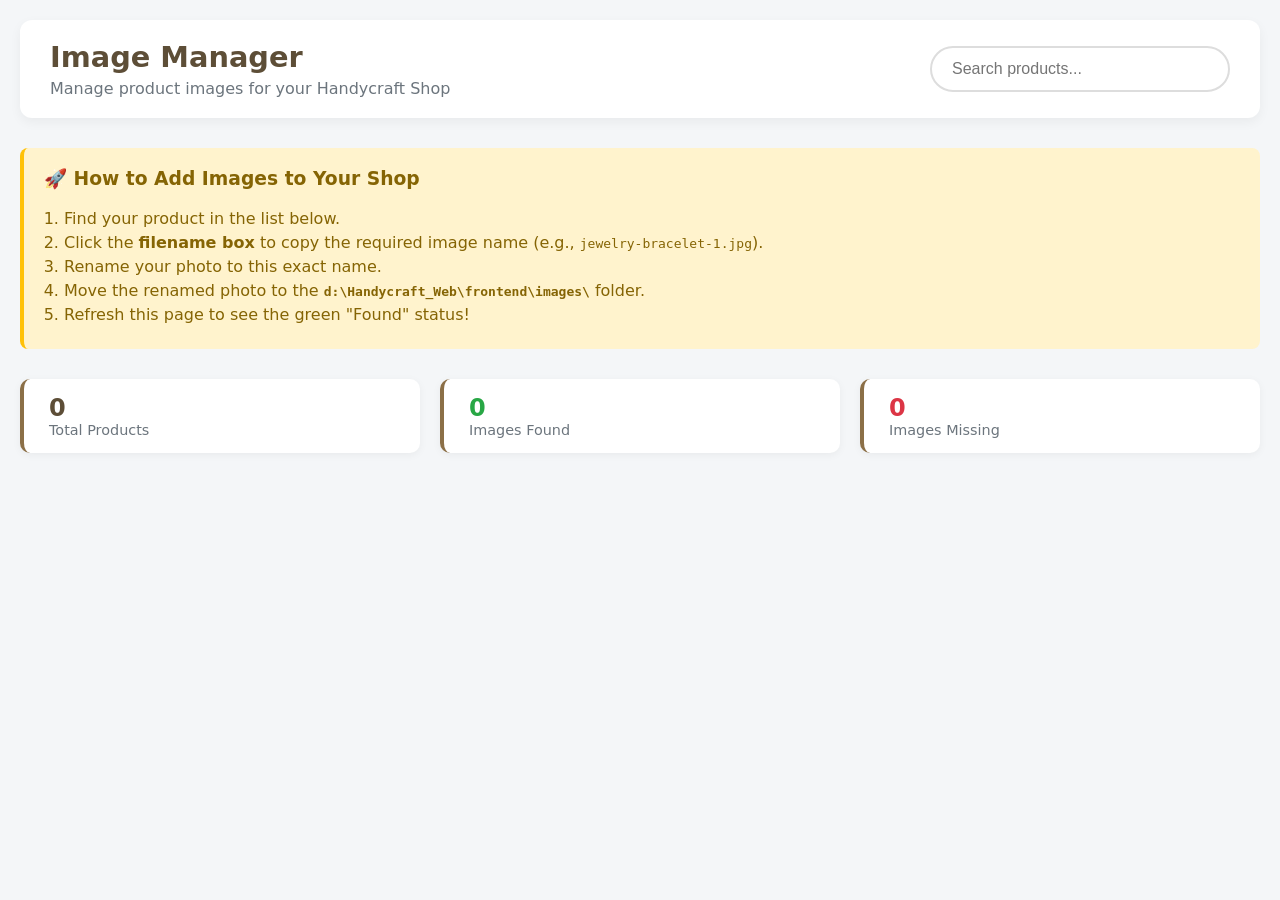
<file: frontend/image-manager.html>
<!DOCTYPE html>
<html lang="en">

<head>
    <meta charset="UTF-8">
    <meta name="viewport" content="width=device-width, initial-scale=1.0">
    <title>Handycraft Image Manager</title>
    <!-- Use local css if available, or inline styles for standalone -->
    <style>
        :root {
            --primary: #8B6F47;
            --secondary: #5D4E37;
            --light: #fef8f0;
            --white: #ffffff;
            --success: #28a745;
            --error: #dc3545;
            --gray: #6c757d;
        }

        * {
            box-sizing: border-box;
        }

        body {
            font-family: 'Segoe UI', system-ui, sans-serif;
            background: #f4f6f8;
            margin: 0;
            padding: 20px;
            color: #333;
        }

        .container {
            max-width: 1400px;
            margin: 0 auto;
        }

        .header {
            background: white;
            padding: 20px 30px;
            border-radius: 12px;
            box-shadow: 0 4px 12px rgba(0, 0, 0, 0.05);
            margin-bottom: 30px;
            display: flex;
            justify-content: space-between;
            align-items: center;
        }

        .title h1 {
            margin: 0;
            color: var(--secondary);
            font-size: 1.8rem;
        }

        .title p {
            margin: 5px 0 0;
            color: var(--gray);
        }

        .search-box {
            position: relative;
            width: 300px;
        }

        .search-input {
            width: 100%;
            padding: 12px 20px;
            border: 2px solid #ddd;
            border-radius: 30px;
            font-size: 1rem;
            outline: none;
            transition: border-color 0.3s;
        }

        .search-input:focus {
            border-color: var(--primary);
        }

        .stats-bar {
            display: flex;
            gap: 20px;
            margin-bottom: 20px;
        }

        .stat-card {
            background: white;
            padding: 15px 25px;
            border-radius: 10px;
            flex: 1;
            box-shadow: 0 2px 8px rgba(0, 0, 0, 0.05);
            border-left: 4px solid var(--primary);
        }

        .stat-val {
            font-size: 1.5rem;
            font-weight: bold;
            color: var(--secondary);
        }

        .stat-label {
            color: var(--gray);
            font-size: 0.9rem;
        }

        .image-grid {
            display: grid;
            grid-template-columns: repeat(auto-fill, minmax(350px, 1fr));
            gap: 25px;
        }

        .product-card {
            background: white;
            border-radius: 12px;
            overflow: hidden;
            box-shadow: 0 4px 12px rgba(0, 0, 0, 0.05);
            transition: transform 0.2s;
        }

        .product-card:hover {
            transform: translateY(-4px);
        }

        .card-header {
            padding: 15px;
            border-bottom: 1px solid #eee;
            background: var(--light);
            display: flex;
            justify-content: space-between;
            align-items: center;
        }

        .pid {
            font-weight: bold;
            color: var(--primary);
            font-family: monospace;
        }

        .category-badge {
            background: rgba(139, 111, 71, 0.1);
            color: var(--primary);
            padding: 4px 10px;
            border-radius: 12px;
            font-size: 0.8rem;
        }

        .card-body {
            padding: 20px;
            display: flex;
            gap: 20px;
        }

        .img-preview {
            width: 100px;
            height: 100px;
            border-radius: 8px;
            background: #eee;
            object-fit: cover;
            border: 2px solid #eee;
        }

        .img-preview.found {
            border-color: var(--success);
        }

        .img-preview.missing {
            border-color: var(--error);
            position: relative;
        }

        .info {
            flex: 1;
            overflow: hidden;
        }

        .p-name {
            margin: 0 0 10px;
            font-weight: 600;
            font-size: 1.1rem;
            white-space: nowrap;
            overflow: hidden;
            text-overflow: ellipsis;
        }

        .filename-box {
            background: #f8f9fa;
            padding: 10px;
            border-radius: 6px;
            font-family: monospace;
            font-size: 0.9rem;
            color: #555;
            border: 1px dashed #ccc;
            margin-top: 10px;
            cursor: pointer;
            position: relative;
        }

        .filename-box:hover {
            background: #e9ecef;
            border-color: var(--primary);
        }

        .filename-box::after {
            content: "Click to Copy Name";
            position: absolute;
            top: -25px;
            right: 0;
            background: #333;
            color: white;
            font-size: 0.75rem;
            padding: 4px 8px;
            border-radius: 4px;
            opacity: 0;
            transition: opacity 0.2s;
            pointer-events: none;
        }

        .filename-box:hover::after {
            opacity: 1;
        }

        .status-badge {
            display: inline-block;
            margin-top: 10px;
            font-size: 0.8rem;
            font-weight: 600;
        }

        .status-missing {
            color: var(--error);
        }

        .status-found {
            color: var(--success);
        }

        .instructions {
            background: #fff3cd;
            border-left: 4px solid #ffc107;
            padding: 20px;
            margin-bottom: 30px;
            border-radius: 8px;
        }

        .instructions h3 {
            margin-top: 0;
            color: #856404;
        }

        .instructions ol {
            margin: 0;
            padding-left: 20px;
            color: #856404;
        }

        .instructions li {
            margin-bottom: 5px;
        }

        .toast {
            position: fixed;
            bottom: 30px;
            right: 30px;
            background: #333;
            color: white;
            padding: 12px 24px;
            border-radius: 30px;
            box-shadow: 0 4px 12px rgba(0, 0, 0, 0.2);
            transform: translateY(100px);
            opacity: 0;
            transition: all 0.3s;
        }

        .toast.show {
            transform: translateY(0);
            opacity: 1;
        }
    </style>
</head>

<body>

    <div class="container">
        <div class="header">
            <div class="title">
                <h1>Image Manager</h1>
                <p>Manage product images for your Handycraft Shop</p>
            </div>
            <div class="search-box">
                <input type="text" id="searchInput" class="search-input" placeholder="Search products...">
            </div>
        </div>

        <div class="instructions">
            <h3>🚀 How to Add Images to Your Shop</h3>
            <ol>
                <li>Find your product in the list below.</li>
                <li>Click the <strong>filename box</strong> to copy the required image name (e.g.,
                    <code>jewelry-bracelet-1.jpg</code>).</li>
                <li>Rename your photo to this exact name.</li>
                <li>Move the renamed photo to the <strong><code>d:\Handycraft_Web\frontend\images\</code></strong>
                    folder.</li>
                <li>Refresh this page to see the green "Found" status!</li>
            </ol>
        </div>

        <div class="stats-bar">
            <div class="stat-card">
                <div class="stat-val" id="totalCount">0</div>
                <div class="stat-label">Total Products</div>
            </div>
            <div class="stat-card">
                <div class="stat-val" id="foundCount" style="color: var(--success)">0</div>
                <div class="stat-label">Images Found</div>
            </div>
            <div class="stat-card">
                <div class="stat-val" id="missingCount" style="color: var(--error)">0</div>
                <div class="stat-label">Images Missing</div>
            </div>
        </div>

        <div class="image-grid" id="productGrid">
            <!-- Products generated here -->
        </div>
    </div>

    <div id="toast" class="toast">Filename copied!</div>

    <!-- Load Product Data -->
    <script src="js/products.js"></script>
    <script>
        document.addEventListener('DOMContentLoaded', () => {
            const grid = document.getElementById('productGrid');
            const searchInput = document.getElementById('searchInput');
            const totalCountEl = document.getElementById('totalCount');
            const foundCountEl = document.getElementById('foundCount');
            const missingCountEl = document.getElementById('missingCount');

            let foundImages = 0;
            let missingImages = 0;

            // Render products
            function renderProducts(products) {
                grid.innerHTML = '';
                foundImages = 0;
                missingImages = 0;

                products.forEach(p => {
                    const card = document.createElement('div');
                    card.className = 'product-card';

                    // Check if image exists (basic check via onerror in img tag)
                    // We'll increment counters asynchronously or just init with placeholders

                    // Get strictly the filename from the path
                    const filename = p.image.split('/').pop();

                    card.innerHTML = `
                    <div class="card-header">
                        <span class="pid">${p.id}</span>
                        <span class="category-badge">${p.category}</span>
                    </div>
                    <div class="card-body">
                        <img src="${p.image}" class="img-preview" onerror="this.classList.add('missing'); this.src='images/placeholder.jpg'; markMissing('${p.id}')" onload="markFound('${p.id}')">
                        <div class="info">
                            <h3 class="p-name" title="${p.name}">${p.name}</h3>
                            <div class="filename-box" onclick="copyToClipboard('${filename}')" title="Click to copy">
                                ${filename} <i class="far fa-copy" style="float: right;"></i>
                            </div>
                            <div id="status-${p.id}" class="status-badge status-missing">Checking...</div>
                        </div>
                    </div>
                `;
                    grid.appendChild(card);
                });

                updateStats(products.length);
            }

            // Global search
            searchInput.addEventListener('input', (e) => {
                const term = e.target.value.toLowerCase();
                const filtered = productsDatabase.filter(p =>
                    p.name.toLowerCase().includes(term) ||
                    p.id.toLowerCase().includes(term) ||
                    p.category.toLowerCase().includes(term)
                );
                renderProducts(filtered);
            });

            // Initialize
            renderProducts(productsDatabase);
        });

        // Helper functions
        function markFound(id) {
            const el = document.getElementById(`status-${id}`);
            if (el) {
                el.textContent = '✓ Found';
                el.className = 'status-badge status-found';
                el.previousElementSibling.previousElementSibling.classList.add('found');
            }
            updateStatsCount();
        }

        function markMissing(id) {
            const el = document.getElementById(`status-${id}`);
            if (el) {
                el.textContent = '✗ Missing';
                el.className = 'status-badge status-missing';
            }
            updateStatsCount();
        }

        function updateStats(total) {
            document.getElementById('totalCount').textContent = total;
        }

        function updateStatsCount() {
            const found = document.querySelectorAll('.status-found').length;
            const total = document.querySelectorAll('.product-card').length;
            document.getElementById('foundCount').textContent = found;
            document.getElementById('missingCount').textContent = total - found;
        }

        function copyToClipboard(text) {
            navigator.clipboard.writeText(text).then(() => {
                showToast(`Copied: ${text}`);
            });
        }

        function showToast(msg) {
            const toast = document.getElementById('toast');
            toast.textContent = msg;
            toast.classList.add('show');
            setTimeout(() => toast.classList.remove('show'), 2000);
        }
    </script>
</body>

</html>
</file>
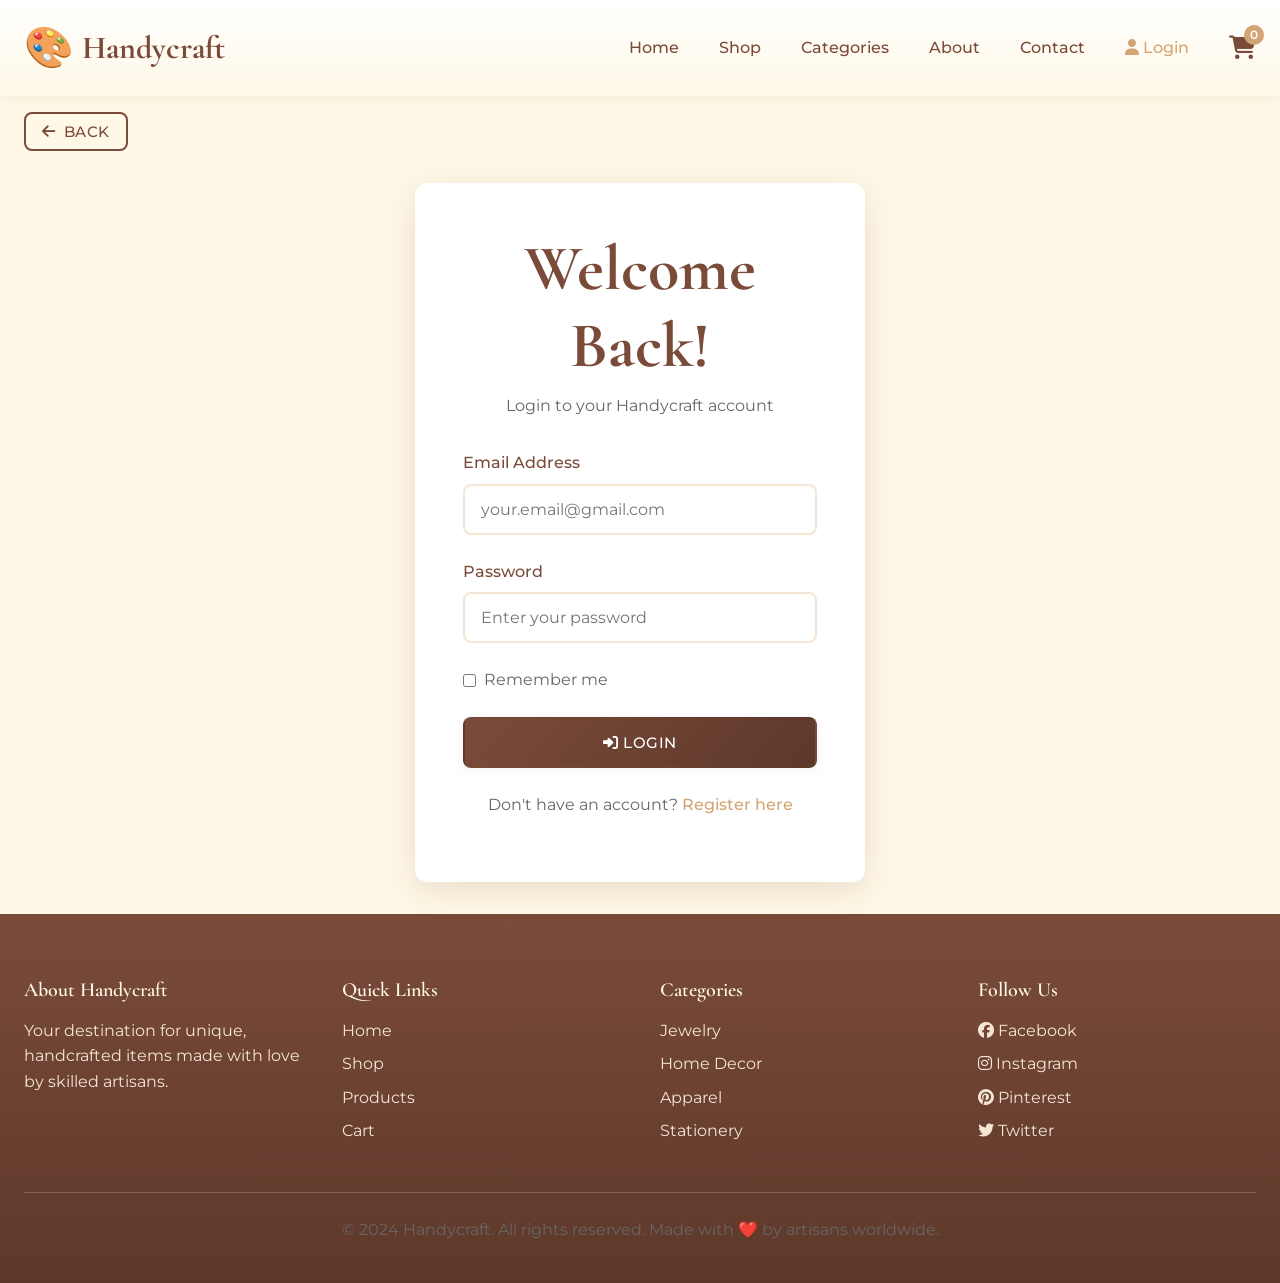
<file: frontend/login.html>
<!DOCTYPE html>
<html lang="en">

<head>
    <meta charset="UTF-8">
    <meta name="viewport" content="width=device-width, initial-scale=1.0">
    <meta name="description" content="Login to your Handycraft account">
    <title>Login - Handycraft</title>

    <!-- Stylesheets -->
    <link rel="stylesheet" href="css/style.css">
    <link rel="stylesheet" href="css/animations.css">

    <!-- Font Awesome Icons -->
    <link rel="stylesheet" href="https://cdnjs.cloudflare.com/ajax/libs/font-awesome/6.4.0/css/all.min.css">

    <style>
        .auth-container {
            min-height: calc(100vh - 200px);
            display: flex;
            align-items: center;
            justify-content: center;
            padding: 2rem 0;
        }

        .auth-card {
            background: var(--white);
            border-radius: var(--radius-lg);
            box-shadow: var(--shadow-lg);
            padding: 3rem;
            max-width: 450px;
            width: 100%;
            animation: fadeInUp 0.6s ease;
        }

        .auth-header {
            text-align: center;
            margin-bottom: 2rem;
        }

        .auth-header h1 {
            color: var(--chocolate);
            margin-bottom: 0.5rem;
        }

        .auth-header p {
            color: var(--gray-dark);
        }

        .form-group {
            margin-bottom: 1.5rem;
        }

        .form-label {
            display: block;
            font-weight: 500;
            color: var(--chocolate);
            margin-bottom: 0.5rem;
        }

        .form-input {
            width: 100%;
            padding: 0.875rem 1rem;
            border: 2px solid var(--cream-dark);
            border-radius: var(--radius-md);
            font-family: var(--font-body);
            font-size: 1rem;
            transition: border-color var(--transition-fast);
        }

        .form-input:focus {
            outline: none;
            border-color: var(--light-brown);
        }

        .form-input.error {
            border-color: var(--error);
        }

        .error-message {
            color: var(--error);
            font-size: 0.875rem;
            margin-top: 0.25rem;
            display: none;
        }

        .error-message.show {
            display: block;
        }

        .form-checkbox {
            display: flex;
            align-items: center;
            gap: 0.5rem;
            margin-bottom: 1.5rem;
        }

        .auth-links {
            text-align: center;
            margin-top: 1.5rem;
        }

        .auth-links a {
            color: var(--light-brown);
            font-weight: 500;
        }

        .auth-links a:hover {
            text-decoration: underline;
        }

        /* Modal Styles */
        #authModal {
            display: none;
            position: fixed;
            top: 0;
            left: 0;
            right: 0;
            bottom: 0;
            z-index: 9999;
            align-items: center;
            justify-content: center;
        }

        .modal-overlay {
            position: absolute;
            top: 0;
            left: 0;
            right: 0;
            bottom: 0;
            background: rgba(0, 0, 0, 0.5);
        }

        .modal-content {
            position: relative;
            background: var(--white);
            border-radius: var(--radius-lg);
            padding: 2rem;
            max-width: 450px;
            width: 90%;
            text-align: center;
            animation: scaleIn 0.3s ease;
            box-shadow: var(--shadow-lg);
        }

        .modal-close {
            position: absolute;
            top: 1rem;
            right: 1rem;
            background: none;
            border: none;
            font-size: 1.5rem;
            color: var(--gray-dark);
            cursor: pointer;
            width: 32px;
            height: 32px;
            display: flex;
            align-items: center;
            justify-content: center;
            border-radius: 50%;
            transition: background-color var(--transition-fast);
        }

        .modal-close:hover {
            background-color: var(--cream);
        }

        .modal-icon {
            margin-bottom: 1rem;
        }

        .modal-message {
            font-size: 1.125rem;
            color: var(--chocolate);
            margin-bottom: 1.5rem;
        }

        .modal-buttons {
            display: flex;
            gap: 1rem;
            justify-content: center;
        }
    </style>
</head>

<body>
    <!-- Header & Navigation -->
    <header class="header">
        <div class="container">
            <nav class="nav">
                <a href="index.html" class="logo">
                    <span class="logo-icon">🎨</span>
                    <span>Handycraft</span>
                </a>

                <ul class="nav-links" id="navLinks">
                    <li><a href="index.html" class="nav-link">Home</a></li>
                    <li><a href="shop.html" class="nav-link">Shop</a></li> <li><a href="category.html" class="nav-link">Categories</a></li>
                    <li><a href="index.html#about" class="nav-link">About</a></li>
                    <li><a href="index.html#contact" class="nav-link">Contact</a></li>
                    <li>
                        <a href="cart.html" class="cart-icon">
                            <i class="fas fa-shopping-cart"></i>
                            <span class="cart-count" id="cartCount">0</span>
                        </a>
                    </li>
                </ul>

                <div class="menu-toggle" id="menuToggle">
                    <span></span>
                    <span></span>
                    <span></span>
                </div>
            </nav>
        </div>
    </header>

    <!-- Back Button -->
    <div class="container" style="padding-top: 1rem;">
        <button onclick="window.history.back()" class="btn btn-outline"
            style="display: inline-flex; align-items: center; gap: 0.5rem; padding: 0.5rem 1rem;">
            <i class="fas fa-arrow-left"></i> Back
        </button>
    </div>

    <!-- Login Form -->
    <section class="auth-container">
        <div class="auth-card">
            <div class="auth-header">
                <h1>Welcome Back!</h1>
                <p>Login to your Handycraft account</p>
            </div>

            <form id="loginForm" onsubmit="handleLogin(event)">
                <div class="form-group">
                    <label for="email" class="form-label">Email Address</label>
                    <input type="email" id="email" name="email" class="form-input" placeholder="your.email@gmail.com"
                        required>
                    <span class="error-message" id="emailError"></span>
                </div>

                <div class="form-group">
                    <label for="password" class="form-label">Password</label>
                    <input type="password" id="password" name="password" class="form-input"
                        placeholder="Enter your password" required>
                    <span class="error-message" id="passwordError"></span>
                </div>

                <div class="form-checkbox">
                    <input type="checkbox" id="remember" name="remember">
                    <label for="remember" style="color: var(--gray-dark); margin: 0;">Remember me</label>
                </div>

                <button type="submit" class="btn btn-primary" style="width: 100%;">
                    <i class="fas fa-sign-in-alt"></i> Login
                </button>
            </form>

            <div class="auth-links">
                <p style="color: var(--gray-dark);">
                    Don't have an account?
                    <a href="register.html">Register here</a>
                </p>
            </div>
        </div>
    </section>

    <!-- Footer -->
    <footer class="footer">
        <div class="container">
            <div class="footer-content">
                <div class="footer-section">
                    <h4>About Handycraft</h4>
                    <p>Your destination for unique, handcrafted items made with love by skilled artisans.</p>
                </div>

                <div class="footer-section">
                    <h4>Quick Links</h4>
                    <p><a href="index.html">Home</a></p>
                    <p><a href="shop.html">Shop</a></p>
                    <p><a href="products.html">Products</a></p>
                    <p><a href="cart.html">Cart</a></p>
                </div>

                <div class="footer-section">
                    <h4>Categories</h4>
                    <p><a href="products.html?category=jewelry">Jewelry</a></p>
                    <p><a href="products.html?category=homedecor">Home Decor</a></p>
                    <p><a href="products.html?category=apparel">Apparel</a></p>
                    <p><a href="products.html?category=stationery">Stationery</a></p>
                </div>

                <div class="footer-section">
                    <h4>Follow Us</h4>
                    <p><a href="#"><i class="fab fa-facebook"></i> Facebook</a></p>
                    <p><a href="#"><i class="fab fa-instagram"></i> Instagram</a></p>
                    <p><a href="#"><i class="fab fa-pinterest"></i> Pinterest</a></p>
                    <p><a href="#"><i class="fab fa-twitter"></i> Twitter</a></p>
                </div>
            </div>

            <div class="footer-bottom">
                <p>&copy; 2024 Handycraft. All rights reserved. Made with ❤️ by artisans worldwide.</p>
            </div>
        </div>
    </footer>

    <!-- JavaScript -->
    <script src="js/auth.js"></script>
    <script src="js/cart.js"></script>
    <script src="js/main.js"></script>

    <script>
        async function handleLogin(event) {
            event.preventDefault();

            const email = document.getElementById('email').value;
            const password = document.getElementById('password').value;

            try {
                const result = await loginUser(email, password);

                if (result.success) {
                    showAuthModal('Login successful! Redirecting...', 'success');
                    setTimeout(() => {
                        window.location.href = 'index.html';
                    }, 1500);
                } else {
                    if (result.notRegistered) {
                        // Show "not registered" modal with register option
                        showAuthModal(result.message, 'register');
                    } else {
                        showAuthModal(result.message, 'error');
                    }
                }
            } catch (error) {
                showAuthModal('An error occurred. Please try again.', 'error');
                console.error(error);
            }
        }
    </script>
</body>

</html>
</file>
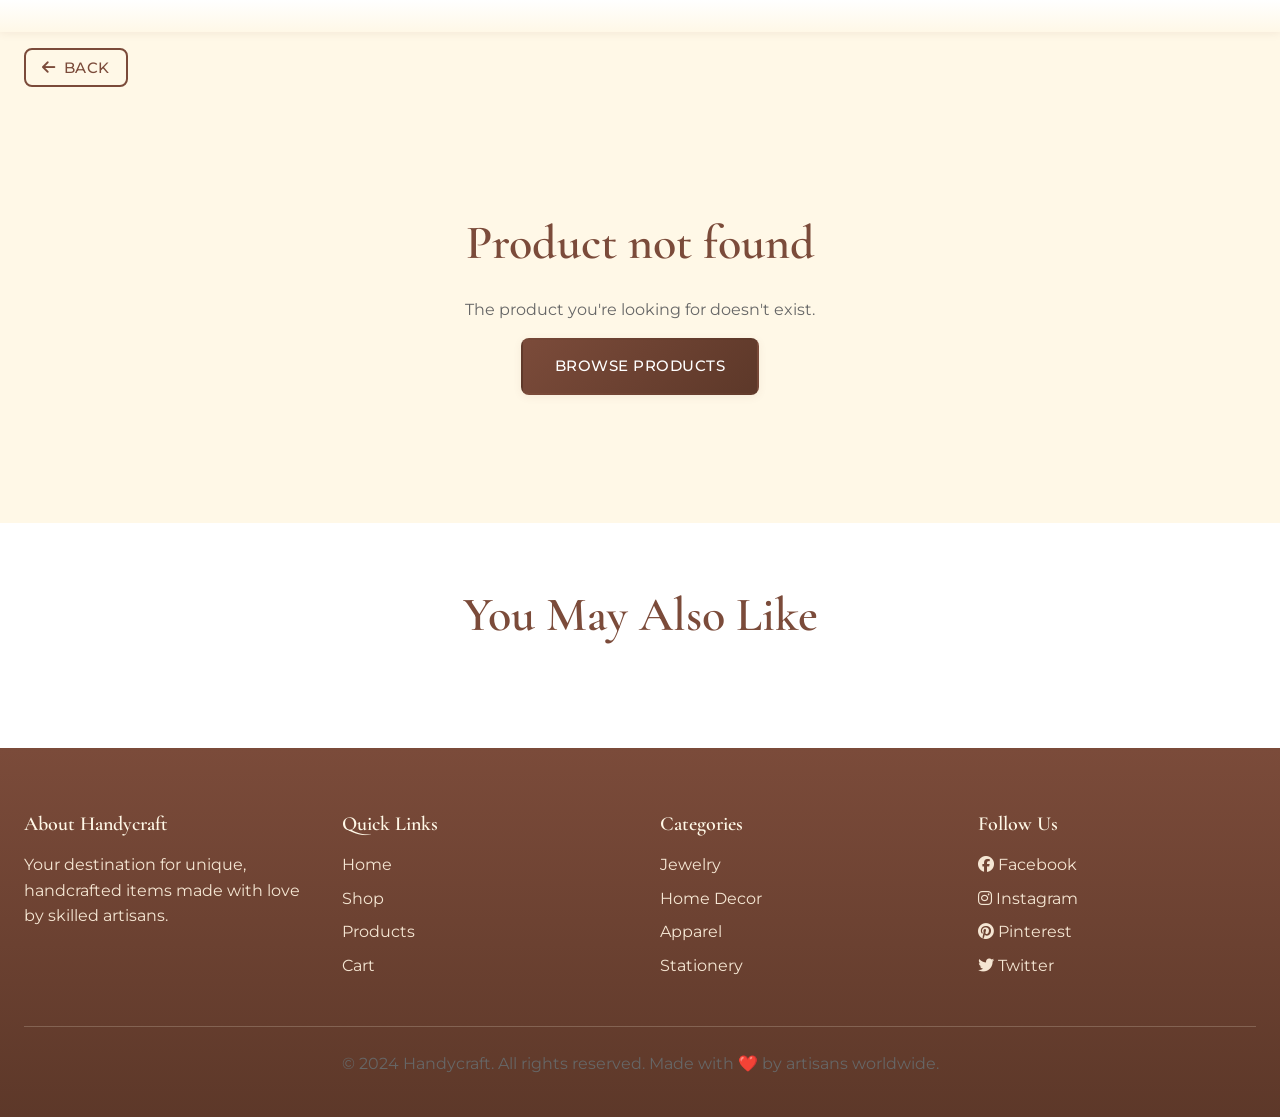
<file: frontend/product-detail.html>
<!DOCTYPE html>
<html lang="en">

<head>
    <meta charset="UTF-8">
    <meta name="viewport" content="width=device-width, initial-scale=1.0">
    <meta name="description" content="Product details - Handycraft">
    <title>Product Details - Handycraft</title>

    <!-- Stylesheets -->
    <link rel="stylesheet" href="css/style.css">
    <link rel="stylesheet" href="css/animations.css">

    <!-- Font Awesome Icons -->
    <link rel="stylesheet" href="https://cdnjs.cloudflare.com/ajax/libs/font-awesome/6.4.0/css/all.min.css">
</head>

<body>
    <!-- Header & Navigation -->
    <header class="header">
        </nav>
        </div>
    </header>

    <!-- Back Button -->
    <div class="container" style="padding-top: 1rem;">
        <button onclick="window.history.back()" class="btn btn-outline"
            style="display: inline-flex; align-items: center; gap: 0.5rem; padding: 0.5rem 1rem;">
            <i class="fas fa-arrow-left"></i> Back
        </button>
    </div>

    <!-- Product Detail Section -->
    <section class="section">
        <div class="container">
            <div id="productDetail">
                <!-- Product will be loaded dynamically -->
                <div class="loading">
                    <div class="loading-spinner"></div>
                    <p>Loading product...</p>
                </div>
            </div>
        </div>
    </section>

    <!-- Related Products -->
    <section class="section section-alt">
        <div class="container">
            <h2 class="text-center mb-lg">You May Also Like</h2>
            <div class="grid grid-4" id="relatedProducts">
                <!-- Related products will be loaded dynamically -->
            </div>
        </div>
    </section>

    <!-- Footer -->
    <footer class="footer">
        <div class="container">
            <div class="footer-content">
                <div class="footer-section">
                    <h4>About Handycraft</h4>
                    <p>Your destination for unique, handcrafted items made with love by skilled artisans.</p>
                </div>

                <div class="footer-section">
                    <h4>Quick Links</h4>
                    <p><a href="index.html">Home</a></p>
                    <p><a href="shop.html">Shop</a></p>
                    <p><a href="products.html">Products</a></p>
                    <p><a href="cart.html">Cart</a></p>
                </div>

                <div class="footer-section">
                    <h4>Categories</h4>
                    <p><a href="products.html?category=jewelry">Jewelry</a></p>
                    <p><a href="products.html?category=homedecor">Home Decor</a></p>
                    <p><a href="products.html?category=apparel">Apparel</a></p>
                    <p><a href="products.html?category=stationery">Stationery</a></p>
                </div>

                <div class="footer-section">
                    <h4>Follow Us</h4>
                    <p><a href="#"><i class="fab fa-facebook"></i> Facebook</a></p>
                    <p><a href="#"><i class="fab fa-instagram"></i> Instagram</a></p>
                    <p><a href="#"><i class="fab fa-pinterest"></i> Pinterest</a></p>
                    <p><a href="#"><i class="fab fa-twitter"></i> Twitter</a></p>
                </div>
            </div>

            <div class="footer-bottom">
                <p>&copy; 2024 Handycraft. All rights reserved. Made with ❤️ by artisans worldwide.</p>
            </div>
        </div>
    </footer>

    <!-- Notification Toast -->
    <div id="notification" style="
        position: fixed;
        top: 100px;
        right: 20px;
        background: var(--white);
        padding: 1rem 1.5rem;
        border-radius: var(--radius-md);
        box-shadow: var(--shadow-lg);
        display: none;
        z-index: 9999;
        border-left: 4px solid var(--light-brown);
    "></div>

    <!-- JavaScript -->
    <script src="js/auth.js"></script>
    <script src="js/cart.js"></script>
    <script src="js/products.js"></script>
    <script src="js/main.js"></script>

    <script>
        // Load product details on page load
        window.addEventListener('DOMContentLoaded', () => {
            loadProductDetail();
        });
    </script>
</body>

</html>
</file>
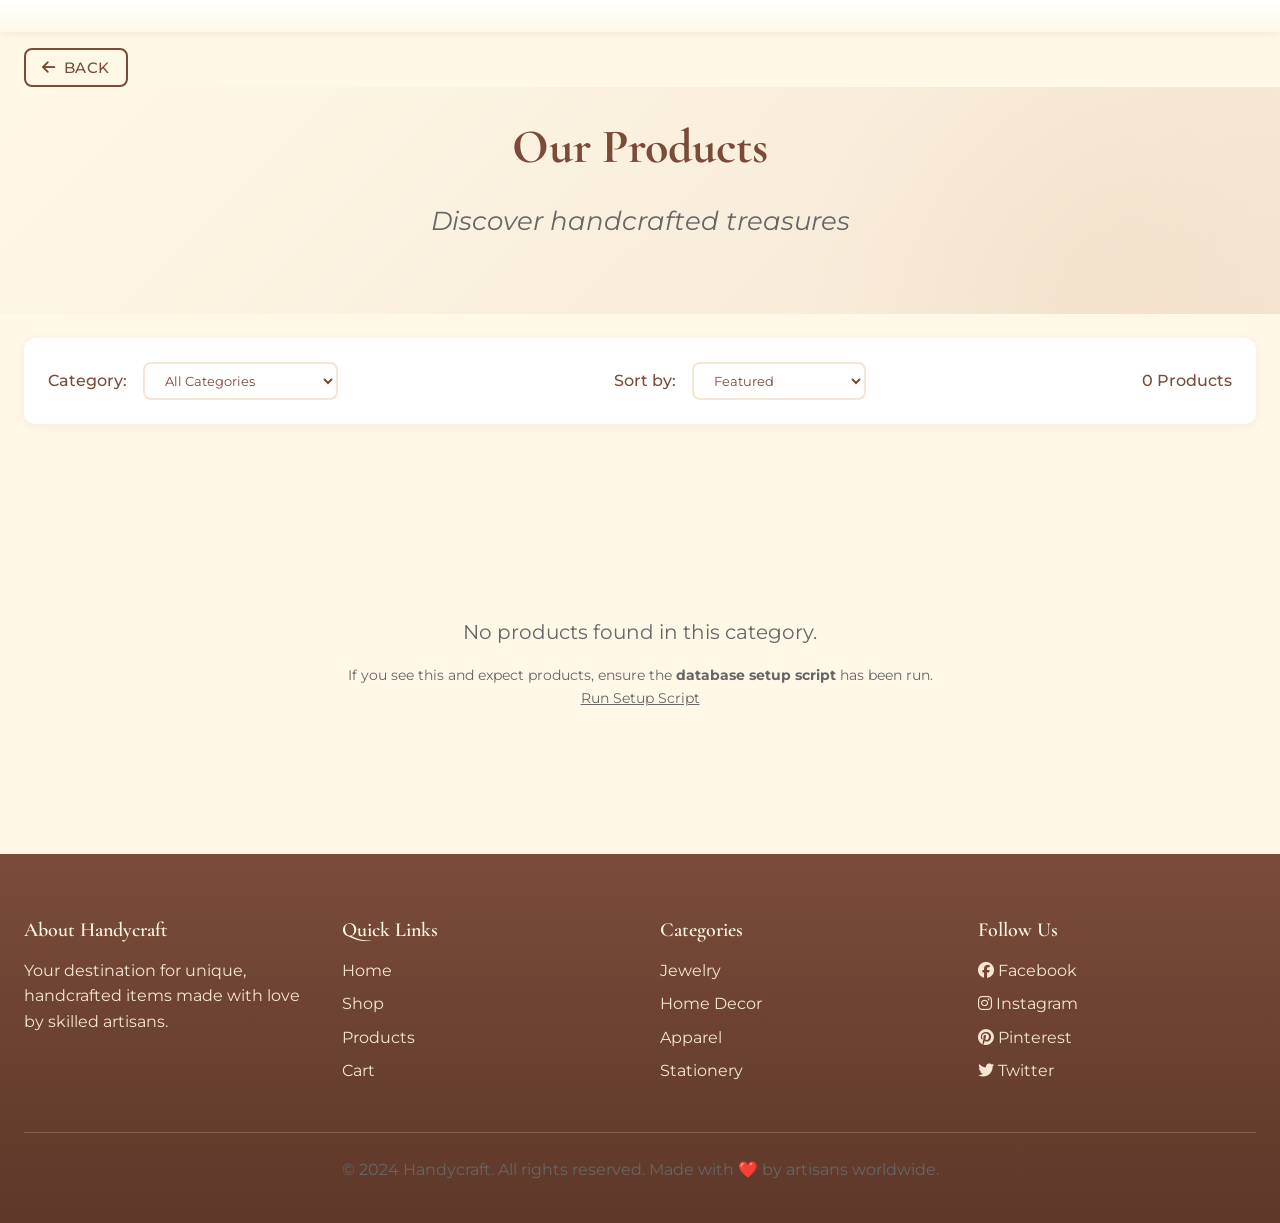
<file: frontend/products.html>
<!DOCTYPE html>
<html lang="en">

<head>
    <meta charset="UTF-8">
    <meta name="viewport" content="width=device-width, initial-scale=1.0">
    <meta name="description" content="Browse all handcrafted products - Filter by category, price, and popularity.">
    <title>All Products - Handycraft</title>

    <!-- Stylesheets -->
    <link rel="stylesheet" href="css/style.css">
    <link rel="stylesheet" href="css/animations.css">

    <!-- Font Awesome Icons -->
    <link rel="stylesheet" href="https://cdnjs.cloudflare.com/ajax/libs/font-awesome/6.4.0/css/all.min.css">
</head>

<body>
    <!-- Header & Navigation -->
    <header class="header">
        </nav>
        </div>
    </header>

    <!-- Back Button -->
    <div class="container" style="padding-top: 1rem;">
        <button onclick="window.history.back()" class="btn btn-outline"
            style="display: inline-flex; align-items: center; gap: 0.5rem; padding: 0.5rem 1rem;">
            <i class="fas fa-arrow-left"></i> Back
        </button>
    </div>

    <!-- Page Header -->
    <section class="hero" style="padding: 2rem 0;">
        <div class="container
">
            <div class="hero-content">
                <h1 class="hero-title" style="font-size: 3rem;">Our Products</h1>
                <p class="hero-subtitle" id="categoryTitle">Discover handcrafted treasures</p>
            </div>
        </div>
    </section>

    <!-- Filter & Sort Bar -->
    <section class="section" style="padding-top: 1.5rem;">
        <div class="container">
            <div class="filter-bar">
                <div class="filter-group">
                    <label for="categoryFilter" class="filter-label">Category:</label>
                    <select id="categoryFilter" class="filter-select">
                        <option value="all">All Categories</option>
                        <option value="jewelry">Jewelry & Accessories</option>
                        <option value="homedecor">Home Decor</option>
                        <option value="apparel">Apparel & Textiles</option>
                        <option value="bathbeauty">Bath & Beauty</option>
                        <option value="stationery">Stationery & Paper</option>
                        <option value="toys">Toys & Games</option>
                        <option value="art">Arts & Collectives</option>
                        <option value="diy">DIY Supplies</option>
                    </select>
                </div>

                <div class="filter-group">
                    <label for="sortFilter" class="filter-label">Sort by:</label>
                    <select id="sortFilter" class="filter-select">
                        <option value="featured">Featured</option>
                        <option value="price-low">Price: Low to High</option>
                        <option value="price-high">Price: High to Low</option>
                        <option value="popular">Most Popular</option>
                        <option value="rating">Highest Rated</option>
                        <option value="newest">Newest</option>
                    </select>
                </div>

                <div class="filter-group">
                    <span class="filter-label" id="productCount">Loading...</span>
                </div>
            </div>
        </div>
    </section>

    <!-- Products Grid -->
    <section class="section" style="padding-top: 1.5rem;">
        <div class="container">
            <div class="grid grid-4" id="productsGrid">
                <!-- Products will be loaded dynamically via JavaScript -->
                <div class="loading" style="grid-column: 1 / -1;">
                    <div class="loading-spinner"></div>
                    <p>Loading products...</p>
                </div>
            </div>
        </div>
    </section>

    <!-- Footer -->
    <footer class="footer">
        <div class="container">
            <div class="footer-content">
                <div class="footer-section">
                    <h4>About Handycraft</h4>
                    <p>Your destination for unique, handcrafted items made with love by skilled artisans.</p>
                </div>

                <div class="footer-section">
                    <h4>Quick Links</h4>
                    <p><a href="index.html">Home</a></p>
                    <p><a href="shop.html">Shop</a></p>
                    <p><a href="products.html">Products</a></p>
                    <p><a href="cart.html">Cart</a></p>
                </div>

                <div class="footer-section">
                    <h4>Categories</h4>
                    <p><a href="products.html?category=jewelry">Jewelry</a></p>
                    <p><a href="products.html?category=homedecor">Home Decor</a></p>
                    <p><a href="products.html?category=apparel">Apparel</a></p>
                    <p><a href="products.html?category=stationery">Stationery</a></p>
                </div>

                <div class="footer-section">
                    <h4>Follow Us</h4>
                    <p><a href="#"><i class="fab fa-facebook"></i> Facebook</a></p>
                    <p><a href="#"><i class="fab fa-instagram"></i> Instagram</a></p>
                    <p><a href="#"><i class="fab fa-pinterest"></i> Pinterest</a></p>
                    <p><a href="#"><i class="fab fa-twitter"></i> Twitter</a></p>
                </div>
            </div>

            <div class="footer-bottom">
                <p>&copy; 2024 Handycraft. All rights reserved. Made with ❤️ by artisans worldwide.</p>
            </div>
        </div>
    </footer>

    <!-- Notification Toast -->
    <div id="notification" style="
        position: fixed;
        top: 100px;
        right: 20px;
        background: var(--white);
        padding: 1rem 1.5rem;
        border-radius: var(--radius-md);
        box-shadow: var(--shadow-lg);
        display: none;
        z-index: 9999;
        border-left: 4px solid var(--light-brown);
    "></div>

    <!-- JavaScript -->
    <script src="js/auth.js"></script>
    <script src="js/cart.js"></script>
    <script src="js/products.js"></script>
    <script src="js/main.js"></script>

    <script>
        // Load products on page load
        window.addEventListener('DOMContentLoaded', () => {
            loadProducts();

            // Set up filter listeners
            document.getElementById('categoryFilter').addEventListener('change', loadProducts);
            document.getElementById('sortFilter').addEventListener('change', loadProducts);
        });
    </script>
</body>

</html>
</file>
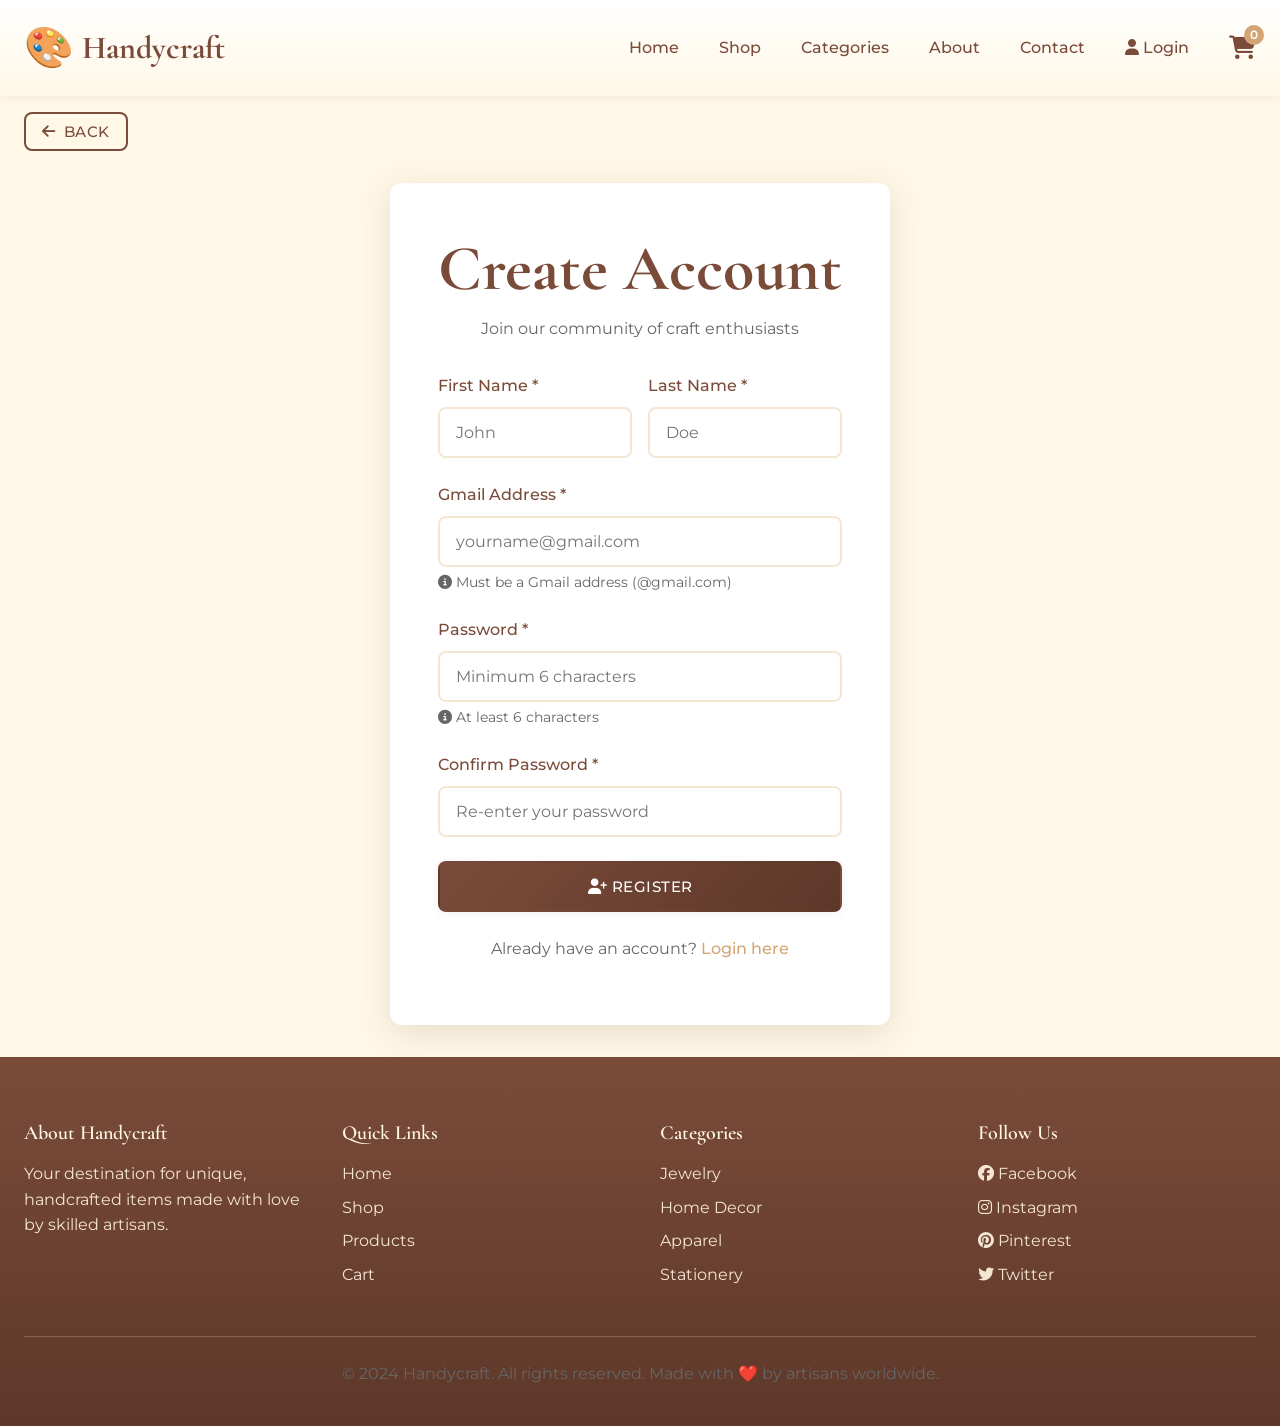
<file: frontend/register.html>
<!DOCTYPE html>
<html lang="en">

<head>
    <meta charset="UTF-8">
    <meta name="viewport" content="width=device-width, initial-scale=1.0">
    <meta name="description" content="Create your Handycraft account">
    <title>Register - Handycraft</title>

    <!-- Stylesheets -->
    <link rel="stylesheet" href="css/style.css">
    <link rel="stylesheet" href="css/animations.css">

    <!-- Font Awesome Icons -->
    <link rel="stylesheet" href="https://cdnjs.cloudflare.com/ajax/libs/font-awesome/6.4.0/css/all.min.css">

    <style>
        .auth-container {
            min-height: calc(100vh - 200px);
            display: flex;
            align-items: center;
            justify-content: center;
            padding: 2rem 0;
        }

        .auth-card {
            background: var(--white);
            border-radius: var(--radius-lg);
            box-shadow: var(--shadow-lg);
            padding: 3rem;
            max-width: 500px;
            width: 100%;
            animation: fadeInUp 0.6s ease;
        }

        .auth-header {
            text-align: center;
            margin-bottom: 2rem;
        }

        .auth-header h1 {
            color: var(--chocolate);
            margin-bottom: 0.5rem;
        }

        .auth-header p {
            color: var(--gray-dark);
        }

        .form-row {
            display: grid;
            grid-template-columns: 1fr 1fr;
            gap: 1rem;
        }

        .form-group {
            margin-bottom: 1.5rem;
        }

        .form-label {
            display: block;
            font-weight: 500;
            color: var(--chocolate);
            margin-bottom: 0.5rem;
        }

        .form-input {
            width: 100%;
            padding: 0.875rem 1rem;
            border: 2px solid var(--cream-dark);
            border-radius: var(--radius-md);
            font-family: var(--font-body);
            font-size: 1rem;
            transition: border-color var(--transition-fast);
        }

        .form-input:focus {
            outline: none;
            border-color: var(--light-brown);
        }

        .form-input.error {
            border-color: var(--error);
        }

        .error-message {
            color: var(--error);
            font-size: 0.875rem;
            margin-top: 0.25rem;
            display: none;
        }

        .error-message.show {
            display: block;
        }

        .form-hint {
            font-size: 0.875rem;
            color: var(--gray-dark);
            margin-top: 0.25rem;
        }

        .auth-links {
            text-align: center;
            margin-top: 1.5rem;
        }

        .auth-links a {
            color: var(--light-brown);
            font-weight: 500;
        }

        .auth-links a:hover {
            text-decoration: underline;
        }

        /* Modal Styles */
        #authModal {
            display: none;
            position: fixed;
            top: 0;
            left: 0;
            right: 0;
            bottom: 0;
            z-index: 9999;
            align-items: center;
            justify-content: center;
        }

        .modal-overlay {
            position: absolute;
            top: 0;
            left: 0;
            right: 0;
            bottom: 0;
            background: rgba(0, 0, 0, 0.5);
        }

        .modal-content {
            position: relative;
            background: var(--white);
            border-radius: var(--radius-lg);
            padding: 2rem;
            max-width: 450px;
            width: 90%;
            text-align: center;
            animation: scaleIn 0.3s ease;
            box-shadow: var(--shadow-lg);
        }

        .modal-close {
            position: absolute;
            top: 1rem;
            right: 1rem;
            background: none;
            border: none;
            font-size: 1.5rem;
            color: var(--gray-dark);
            cursor: pointer;
            width: 32px;
            height: 32px;
            display: flex;
            align-items: center;
            justify-content: center;
            border-radius: 50%;
            transition: background-color var(--transition-fast);
        }

        .modal-close:hover {
            background-color: var(--cream);
        }

        .modal-icon {
            margin-bottom: 1rem;
        }

        .modal-message {
            font-size: 1.125rem;
            color: var(--chocolate);
            margin-bottom: 1.5rem;
        }

        .modal-buttons {
            display: flex;
            gap: 1rem;
            justify-content: center;
        }

        @media (max-width: 480px) {
            .form-row {
                grid-template-columns: 1fr;
            }
        }
    </style>
</head>

<body>
    <!-- Header & Navigation -->
    <header class="header">
        <div class="container">
            <nav class="nav">
                <a href="index.html" class="logo">
                    <span class="logo-icon">🎨</span>
                    <span>Handycraft</span>
                </a>

                <ul class="nav-links" id="navLinks">
                    <li><a href="index.html" class="nav-link">Home</a></li>
                    <li><a href="shop.html" class="nav-link">Shop</a></li> <li><a href="category.html" class="nav-link">Categories</a></li>
                    <li><a href="index.html#about" class="nav-link">About</a></li>
                    <li><a href="index.html#contact" class="nav-link">Contact</a></li>
                    <li>
                        <a href="cart.html" class="cart-icon">
                            <i class="fas fa-shopping-cart"></i>
                            <span class="cart-count" id="cartCount">0</span>
                        </a>
                    </li>
                </ul>

                <div class="menu-toggle" id="menuToggle">
                    <span></span>
                    <span></span>
                    <span></span>
                </div>
            </nav>
        </div>
    </header>

    <!-- Back Button -->
    <div class="container" style="padding-top: 1rem;">
        <button onclick="window.history.back()" class="btn btn-outline"
            style="display: inline-flex; align-items: center; gap: 0.5rem; padding: 0.5rem 1rem;">
            <i class="fas fa-arrow-left"></i> Back
        </button>
    </div>

    <!-- Registration Form -->
    <section class="auth-container">
        <div class="auth-card">
            <div class="auth-header">
                <h1>Create Account</h1>
                <p>Join our community of craft enthusiasts</p>
            </div>

            <form id="registerForm" onsubmit="handleRegister(event)">
                <div class="form-row">
                    <div class="form-group">
                        <label for="firstName" class="form-label">First Name *</label>
                        <input type="text" id="firstName" name="firstName" class="form-input" placeholder="John"
                            required>
                    </div>

                    <div class="form-group">
                        <label for="lastName" class="form-label">Last Name *</label>
                        <input type="text" id="lastName" name="lastName" class="form-input" placeholder="Doe" required>
                    </div>
                </div>

                <div class="form-group">
                    <label for="email" class="form-label">Gmail Address *</label>
                    <input type="email" id="email" name="email" class="form-input" placeholder="yourname@gmail.com"
                        required>
                    <p class="form-hint">
                        <i class="fas fa-info-circle"></i> Must be a Gmail address (@gmail.com)
                    </p>
                    <span class="error-message" id="emailError"></span>
                </div>

                <div class="form-group">
                    <label for="password" class="form-label">Password *</label>
                    <input type="password" id="password" name="password" class="form-input"
                        placeholder="Minimum 6 characters" required minlength="6">
                    <p class="form-hint">
                        <i class="fas fa-info-circle"></i> At least 6 characters
                    </p>
                    <span class="error-message" id="passwordError"></span>
                </div>

                <div class="form-group">
                    <label for="confirmPassword" class="form-label">Confirm Password *</label>
                    <input type="password" id="confirmPassword" name="confirmPassword" class="form-input"
                        placeholder="Re-enter your password" required>
                    <span class="error-message" id="confirmPasswordError"></span>
                </div>

                <button type="submit" class="btn btn-primary" style="width: 100%;">
                    <i class="fas fa-user-plus"></i> Register
                </button>
            </form>

            <div class="auth-links">
                <p style="color: var(--gray-dark);">
                    Already have an account?
                    <a href="login.html">Login here</a>
                </p>
            </div>
        </div>
    </section>

    <!-- Footer -->
    <footer class="footer">
        <div class="container">
            <div class="footer-content">
                <div class="footer-section">
                    <h4>About Handycraft</h4>
                    <p>Your destination for unique, handcrafted items made with love by skilled artisans.</p>
                </div>

                <div class="footer-section">
                    <h4>Quick Links</h4>
                    <p><a href="index.html">Home</a></p>
                    <p><a href="shop.html">Shop</a></p>
                    <p><a href="products.html">Products</a></p>
                    <p><a href="cart.html">Cart</a></p>
                </div>

                <div class="footer-section">
                    <h4>Categories</h4>
                    <p><a href="products.html?category=jewelry">Jewelry</a></p>
                    <p><a href="products.html?category=homedecor">Home Decor</a></p>
                    <p><a href="products.html?category=apparel">Apparel</a></p>
                    <p><a href="products.html?category=stationery">Stationery</a></p>
                </div>

                <div class="footer-section">
                    <h4>Follow Us</h4>
                    <p><a href="#"><i class="fab fa-facebook"></i> Facebook</a></p>
                    <p><a href="#"><i class="fab fa-instagram"></i> Instagram</a></p>
                    <p><a href="#"><i class="fab fa-pinterest"></i> Pinterest</a></p>
                    <p><a href="#"><i class="fab fa-twitter"></i> Twitter</a></p>
                </div>
            </div>

            <div class="footer-bottom">
                <p>&copy; 2024 Handycraft. All rights reserved. Made with ❤️ by artisans worldwide.</p>
            </div>
        </div>
    </footer>

    <!-- JavaScript -->
    <script src="js/auth.js"></script>
    <script src="js/cart.js"></script>
    <script src="js/main.js"></script>

    <script>
        async function handleRegister(event) {
            event.preventDefault();

            const firstName = document.getElementById('firstName').value;
            const lastName = document.getElementById('lastName').value;
            const email = document.getElementById('email').value;
            const password = document.getElementById('password').value;
            const confirmPassword = document.getElementById('confirmPassword').value;

            try {
                const result = await registerUser(firstName, lastName, email, password, confirmPassword);

                if (result.success) {
                    showAuthModal(result.message, 'success');
                    setTimeout(() => {
                        window.location.href = 'login.html';
                    }, 2000);
                } else {
                    showAuthModal(result.message, 'error');
                }
            } catch (error) {
                showAuthModal('An error occurred. Please try again.', 'error');
                console.error(error);
            }
        }
    </script>
</body>

</html>
</file>
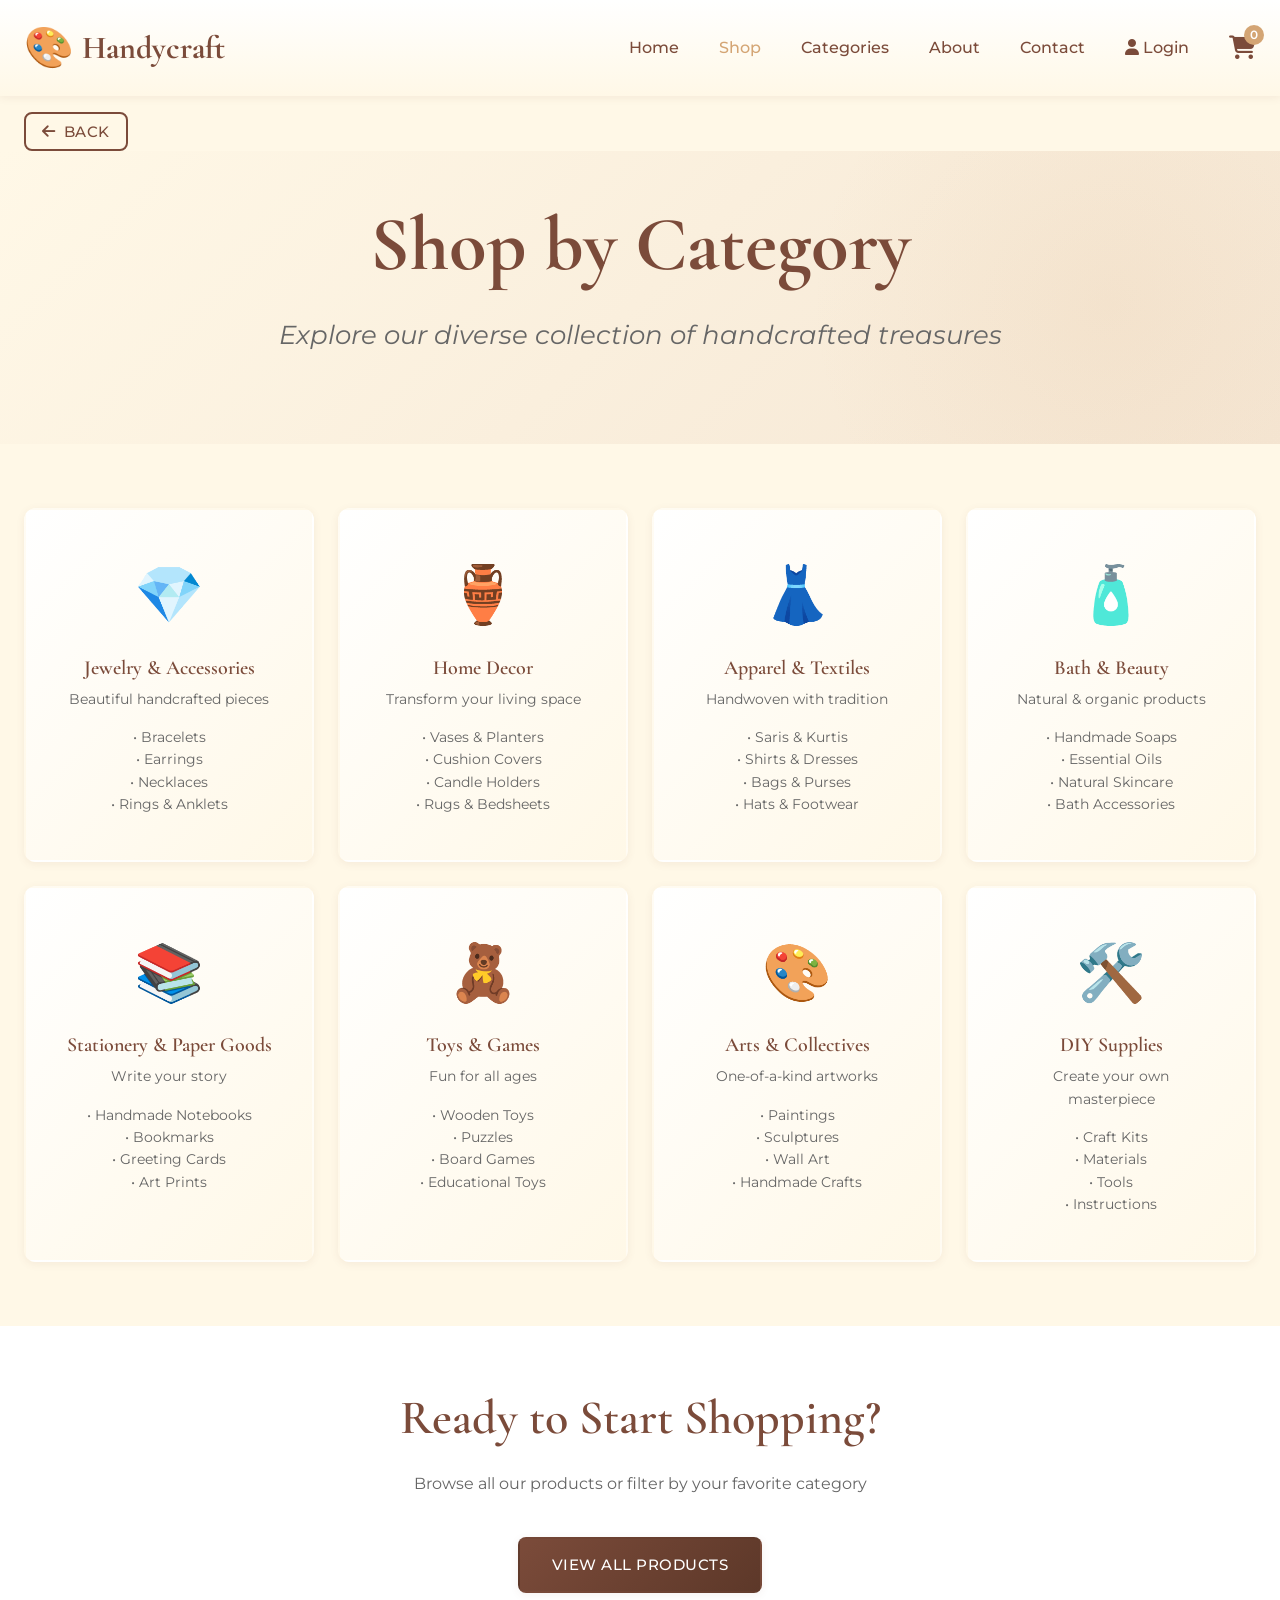
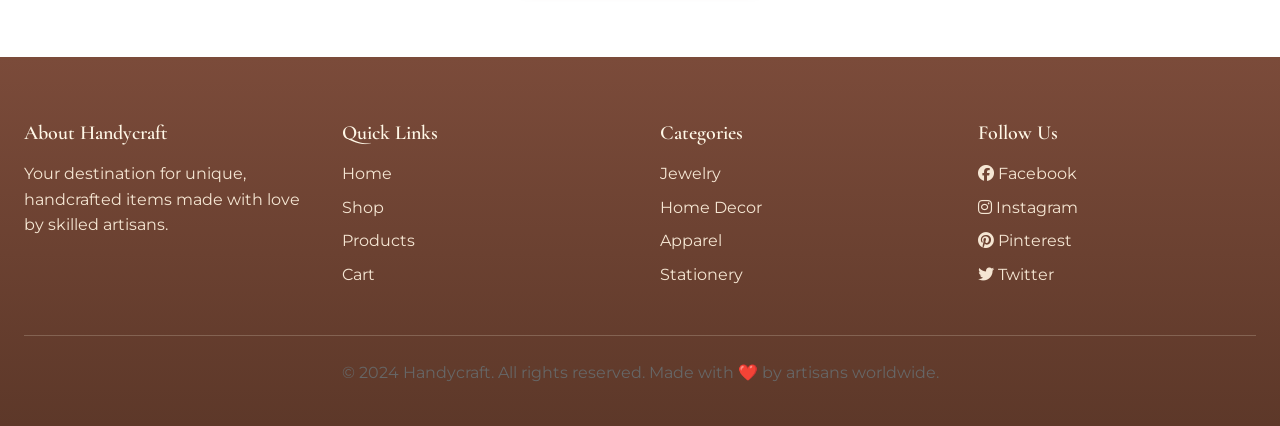
<file: frontend/shop.html>
<!DOCTYPE html>
<html lang="en">

<head>
    <meta charset="UTF-8">
    <meta name="viewport" content="width=device-width, initial-scale=1.0">
    <meta name="description" content="Browse our handcraft categories - Jewelry, Home Decor, Apparel, and more.">
    <title>Shop Categories - Handycraft</title>

    <!-- Stylesheets -->
    <link rel="stylesheet" href="css/style.css">
    <link rel="stylesheet" href="css/animations.css">

    <!-- Font Awesome Icons -->
    <link rel="stylesheet" href="https://cdnjs.cloudflare.com/ajax/libs/font-awesome/6.4.0/css/all.min.css">
</head>

<body>
    <!-- Header & Navigation -->
    <header class="header">
        <div class="container">
            <nav class="nav">
                <a href="index.html" class="logo">
                    <span class="logo-icon">🎨</span>
                    <span>Handycraft</span>
                </a>

                <ul class="nav-links" id="navLinks">
                    <li><a href="index.html" class="nav-link">Home</a></li>
                    <li><a href="shop.html" class="nav-link active">Shop</a></li>
                    <li><a href="category.html" class="nav-link">Categories</a></li>
                    <li><a href="index.html#about" class="nav-link">About</a></li>
                    <li><a href="index.html#contact" class="nav-link">Contact</a></li>
                    <li>
                        <a href="cart.html" class="cart-icon">
                            <i class="fas fa-shopping-cart"></i>
                            <span class="cart-count" id="cartCount">0</span>
                        </a>
                    </li>
                </ul>

                <div class="menu-toggle" id="menuToggle">
                    <span></span>
                    <span></span>
                    <span></span>
                </div>
            </nav>
        </div>
    </header>

    <!-- Back Button -->
    <div class="container" style="padding-top: 1rem;">
        <button onclick="window.history.back()" class="btn btn-outline"
            style="display: inline-flex; align-items: center; gap: 0.5rem; padding: 0.5rem 1rem;">
            <i class="fas fa-arrow-left"></i> Back
        </button>
    </div>

    <!-- Page Header -->
    <section class="hero" style="padding: 3rem 0;">
        <div class="container">
            <div class="hero-content">
                <h1 class="hero-title">Shop by Category</h1>
                <p class="hero-subtitle">Explore our diverse collection of handcrafted treasures</p>
            </div>
        </div>
    </section>

    <!-- Categories Grid -->
    <section class="section">
        <div class="container">
            <div class="grid grid-3">
                <!-- Jewelry & Accessories -->
                <a href="products.html?category=jewelry" class="category-card hover-lift stagger-item">
                    <div class="category-icon">💎</div>
                    <h3 class="category-name">Jewelry & Accessories</h3>
                    <p class="category-count">Beautiful handcrafted pieces</p>
                    <div style="margin-top: 1rem;">
                        <p style="font-size: 0.875rem; color: var(--gray-dark); margin-bottom: 0.25rem;">
                            • Bracelets<br>
                            • Earrings<br>
                            • Necklaces<br>
                            • Rings & Anklets
                        </p>
                    </div>
                </a>

                <!-- Home Decor -->
                <a href="products.html?category=homedecor" class="category-card hover-lift stagger-item">
                    <div class="category-icon">🏺</div>
                    <h3 class="category-name">Home Decor</h3>
                    <p class="category-count">Transform your living space</p>
                    <div style="margin-top: 1rem;">
                        <p style="font-size: 0.875rem; color: var(--gray-dark); margin-bottom: 0.25rem;">
                            • Vases & Planters<br>
                            • Cushion Covers<br>
                            • Candle Holders<br>
                            • Rugs & Bedsheets
                        </p>
                    </div>
                </a>

                <!-- Apparel & Textiles -->
                <a href="products.html?category=apparel" class="category-card hover-lift stagger-item">
                    <div class="category-icon">👗</div>
                    <h3 class="category-name">Apparel & Textiles</h3>
                    <p class="category-count">Handwoven with tradition</p>
                    <div style="margin-top: 1rem;">
                        <p style="font-size: 0.875rem; color: var(--gray-dark); margin-bottom: 0.25rem;">
                            • Saris & Kurtis<br>
                            • Shirts & Dresses<br>
                            • Bags & Purses<br>
                            • Hats & Footwear
                        </p>
                    </div>
                </a>

                <!-- Bath & Beauty -->
                <a href="products.html?category=bathbeauty" class="category-card hover-lift stagger-item">
                    <div class="category-icon">🧴</div>
                    <h3 class="category-name">Bath & Beauty</h3>
                    <p class="category-count">Natural & organic products</p>
                    <div style="margin-top: 1rem;">
                        <p style="font-size: 0.875rem; color: var(--gray-dark); margin-bottom: 0.25rem;">
                            • Handmade Soaps<br>
                            • Essential Oils<br>
                            • Natural Skincare<br>
                            • Bath Accessories
                        </p>
                    </div>
                </a>

                <!-- Stationery & Paper Goods -->
                <a href="products.html?category=stationery" class="category-card hover-lift stagger-item">
                    <div class="category-icon">📚</div>
                    <h3 class="category-name">Stationery & Paper Goods</h3>
                    <p class="category-count">Write your story</p>
                    <div style="margin-top: 1rem;">
                        <p style="font-size: 0.875rem; color: var(--gray-dark); margin-bottom: 0.25rem;">
                            • Handmade Notebooks<br>
                            • Bookmarks<br>
                            • Greeting Cards<br>
                            • Art Prints
                        </p>
                    </div>
                </a>

                <!-- Toys & Games -->
                <a href="products.html?category=toys" class="category-card hover-lift stagger-item">
                    <div class="category-icon">🧸</div>
                    <h3 class="category-name">Toys & Games</h3>
                    <p class="category-count">Fun for all ages</p>
                    <div style="margin-top: 1rem;">
                        <p style="font-size: 0.875rem; color: var(--gray-dark); margin-bottom: 0.25rem;">
                            • Wooden Toys<br>
                            • Puzzles<br>
                            • Board Games<br>
                            • Educational Toys
                        </p>
                    </div>
                </a>

                <!-- Arts & Collectives -->
                <a href="products.html?category=art" class="category-card hover-lift stagger-item">
                    <div class="category-icon">🎨</div>
                    <h3 class="category-name">Arts & Collectives</h3>
                    <p class="category-count">One-of-a-kind artworks</p>
                    <div style="margin-top: 1rem;">
                        <p style="font-size: 0.875rem; color: var(--gray-dark); margin-bottom: 0.25rem;">
                            • Paintings<br>
                            • Sculptures<br>
                            • Wall Art<br>
                            • Handmade Crafts
                        </p>
                    </div>
                </a>

                <!-- DIY Supplies -->
                <a href="products.html?category=diy" class="category-card hover-lift stagger-item">
                    <div class="category-icon">🛠️</div>
                    <h3 class="category-name">DIY Supplies</h3>
                    <p class="category-count">Create your own masterpiece</p>
                    <div style="margin-top: 1rem;">
                        <p style="font-size: 0.875rem; color: var(--gray-dark); margin-bottom: 0.25rem;">
                            • Craft Kits<br>
                            • Materials<br>
                            • Tools<br>
                            • Instructions
                        </p>
                    </div>
                </a>
            </div>
        </div>
    </section>

    <!-- Call to Action -->
    <section class="section section-alt">
        <div class="container text-center">
            <h2 class="mb-md">Ready to Start Shopping?</h2>
            <p class="mb-lg" style="max-width: 600px; margin-left: auto; margin-right: auto; color: var(--gray-dark);">
                Browse all our products or filter by your favorite category
            </p>
            <a href="products.html" class="btn btn-primary">View All Products</a>
        </div>
    </section>

    <!-- Footer -->
    <footer class="footer">
        <div class="container">
            <div class="footer-content">
                <div class="footer-section">
                    <h4>About Handycraft</h4>
                    <p>Your destination for unique, handcrafted items made with love by skilled artisans.</p>
                </div>

                <div class="footer-section">
                    <h4>Quick Links</h4>
                    <p><a href="index.html">Home</a></p>
                    <p><a href="shop.html">Shop</a></p>
                    <p><a href="products.html">Products</a></p>
                    <p><a href="cart.html">Cart</a></p>
                </div>

                <div class="footer-section">
                    <h4>Categories</h4>
                    <p><a href="products.html?category=jewelry">Jewelry</a></p>
                    <p><a href="products.html?category=homedecor">Home Decor</a></p>
                    <p><a href="products.html?category=apparel">Apparel</a></p>
                    <p><a href="products.html?category=stationery">Stationery</a></p>
                </div>

                <div class="footer-section">
                    <h4>Follow Us</h4>
                    <p><a href="#"><i class="fab fa-facebook"></i> Facebook</a></p>
                    <p><a href="#"><i class="fab fa-instagram"></i> Instagram</a></p>
                    <p><a href="#"><i class="fab fa-pinterest"></i> Pinterest</a></p>
                    <p><a href="#"><i class="fab fa-twitter"></i> Twitter</a></p>
                </div>
            </div>

            <div class="footer-bottom">
                <p>&copy; 2024 Handycraft. All rights reserved. Made with ❤️ by artisans worldwide.</p>
            </div>
        </div>
    </footer>

    <!-- JavaScript -->
    <script src="js/auth.js"></script>
    <script src="js/cart.js"></script>
    <script src="js/main.js"></script>
</body>

</html>
</file>
<file: frontend/css/style.css>
/* ========================================
   HANDYCRAFT E-COMMERCE - DESIGN SYSTEM
   Theme: Cream, Light Brown & Chocolate
   ======================================== */

/* Import Google Fonts */
@import url('https://fonts.googleapis.com/css2?family=Cormorant+Garamond:wght@300;400;500;600;700&family=Montserrat:wght@300;400;500;600;700&display=swap');

/* ========================================
   CSS VARIABLES - COLOR PALETTE
   ======================================== */
:root {
  /* Primary Colors */
  --cream: #FFF8E7;
  --cream-dark: #F5E6D3;
  --light-brown: #D4A574;
  --light-brown-dark: #C89860;
  --chocolate: #7B4B3A;
  --chocolate-dark: #5D3829;
  
  /* Neutral Colors */
  --white: #FFFFFF;
  --black: #1A1A1A;
  --gray-light: #F5F5F5;
  --gray-medium: #CCCCCC;
  --gray-dark: #666666;
  
  /* Accent Colors */
  --accent-gold: #D4AF37;
  --success: #4CAF50;
  --error: #E53935;
  
  /* Typography */
  --font-heading: 'Cormorant Garamond', serif;
  --font-body: 'Montserrat', sans-serif;
  
  /* Spacing */
  --spacing-xs: 0.5rem;
  --spacing-sm: 1rem;
  --spacing-md: 1.5rem;
  --spacing-lg: 2.5rem;
  --spacing-xl: 4rem;
  
  /* Border Radius */
  --radius-sm: 4px;
  --radius-md: 8px;
  --radius-lg: 12px;
  --radius-xl: 20px;
  
  /* Shadows */
  --shadow-sm: 0 2px 8px rgba(123, 75, 58, 0.08);
  --shadow-md: 0 4px 16px rgba(123, 75, 58, 0.12);
  --shadow-lg: 0 8px 32px rgba(123, 75, 58, 0.16);
  
  /* Transitions */
  --transition-fast: 0.2s ease;
  --transition-normal: 0.3s ease;
  --transition-slow: 0.5s ease;
}

/* ========================================
   RESET & BASE STYLES
   ======================================== */
* {
  margin: 0;
  padding: 0;
  box-sizing: border-box;
}

html {
  scroll-behavior: smooth;
  font-size: 16px;
}

body {
  font-family: var(--font-body);
  font-weight: 400;
  line-height: 1.6;
  color: var(--black);
  background-color: var(--cream);
  overflow-x: hidden;
}

img {
  max-width: 100%;
  height: auto;
  display: block;
}

a {
  text-decoration: none;
  color: inherit;
  transition: color var(--transition-fast);
}

ul, ol {
  list-style: none;
}

button {
  border: none;
  background: none;
  cursor: pointer;
  font-family: inherit;
  transition: all var(--transition-fast);
}

/* ========================================
   TYPOGRAPHY
   ======================================== */
h1, h2, h3, h4, h5, h6 {
  font-family: var(--font-heading);
  font-weight: 600;
  line-height: 1.2;
  color: var(--chocolate);
}

h1 {
  font-size: clamp(2.5rem, 5vw, 4rem);
  font-weight: 700;
  margin-bottom: var(--spacing-md);
}

h2 {
  font-size: clamp(2rem, 4vw, 3rem);
  margin-bottom: var(--spacing-md);
}

h3 {
  font-size: clamp(1.5rem, 3vw, 2rem);
  margin-bottom: var(--spacing-sm);
}

h4 {
  font-size: 1.25rem;
  margin-bottom: var(--spacing-sm);
}

p {
  margin-bottom: var(--spacing-sm);
  color: var(--gray-dark);
}

.text-center {
  text-align: center;
}

.text-uppercase {
  text-transform: uppercase;
  letter-spacing: 1px;
}

/* ========================================
   LAYOUT UTILITIES
   ======================================== */
.container {
  max-width: 1400px;
  margin: 0 auto;
  padding: 0 var(--spacing-md);
}

.container-sm {
  max-width: 900px;
  margin: 0 auto;
  padding: 0 var(--spacing-md);
}

.section {
  padding: var(--spacing-xl) 0;
}

.section-alt {
  background-color: var(--white);
}

/* Grid System */
.grid {
  display: grid;
  gap: var(--spacing-md);
}

.grid-2 {
  grid-template-columns: repeat(auto-fit, minmax(280px, 1fr));
}

.grid-3 {
  grid-template-columns: repeat(auto-fit, minmax(250px, 1fr));
}

.grid-4 {
  grid-template-columns: repeat(auto-fit, minmax(220px, 1fr));
}

/* Flex Utilities */
.flex {
  display: flex;
}

.flex-center {
  display: flex;
  align-items: center;
  justify-content: center;
}

.flex-between {
  display: flex;
  align-items: center;
  justify-content: space-between;
}

.flex-column {
  flex-direction: column;
}

.gap-sm { gap: var(--spacing-sm); }
.gap-md { gap: var(--spacing-md); }
.gap-lg { gap: var(--spacing-lg); }

/* ========================================
   BUTTONS
   ======================================== */
.btn {
  display: inline-block;
  padding: 0.875rem 2rem;
  font-family: var(--font-body);
  font-size: 0.95rem;
  font-weight: 500;
  text-align: center;
  text-transform: uppercase;
  letter-spacing: 0.5px;
  border-radius: var(--radius-md);
  cursor: pointer;
  transition: all var(--transition-normal);
  border: 2px solid transparent;
}

.btn-primary {
  background: linear-gradient(135deg, var(--chocolate), var(--chocolate-dark));
  color: var(--white);
  box-shadow: var(--shadow-sm);
}

.btn-primary:hover {
  background: linear-gradient(135deg, var(--chocolate-dark), var(--chocolate));
  transform: translateY(-2px);
  box-shadow: var(--shadow-md);
}

.btn-secondary {
  background-color: var(--light-brown);
  color: var(--white);
}

.btn-secondary:hover {
  background-color: var(--light-brown-dark);
  transform: translateY(-2px);
}

.btn-outline {
  background-color: transparent;
  color: var(--chocolate);
  border: 2px solid var(--chocolate);
}

.btn-outline:hover {
  background-color: var(--chocolate);
  color: var(--white);
}

.btn-icon {
  padding: 0.625rem;
  border-radius: 50%;
  width: 40px;
  height: 40px;
  display: flex;
  align-items: center;
  justify-content: center;
}

/* ========================================
   CARDS
   ======================================== */
.card {
  background: var(--white);
  border-radius: var(--radius-lg);
  overflow: hidden;
  box-shadow: var(--shadow-sm);
  transition: all var(--transition-normal);
}

.card:hover {
  transform: translateY(-8px);
  box-shadow: var(--shadow-lg);
}

.card-img {
  width: 100%;
  height: 280px;
  object-fit: cover;
  transition: transform var(--transition-slow);
}

.card:hover .card-img {
  transform: scale(1.05);
}

.card-body {
  padding: var(--spacing-md);
}

.card-title {
  font-size: 1.25rem;
  font-weight: 600;
  color: var(--chocolate);
  margin-bottom: var(--spacing-xs);
}

.card-text {
  color: var(--gray-dark);
  margin-bottom: var(--spacing-sm);
}

.card-price {
  font-size: 1.5rem;
  font-weight: 700;
  color: var(--light-brown);
  font-family: var(--font-heading);
}


.header {
  background: linear-gradient(to bottom, var(--white), var(--cream));
  box-shadow: var(--shadow-sm);
  position: sticky;
  top: 0;
  z-index: 1000;
  padding: 1rem 0;
}

.nav {
  display: flex;
  align-items: center;
  justify-content: space-between;
}

.logo {
  font-family: var(--font-heading);
  font-size: 2rem;
  font-weight: 700;
  color: var(--chocolate);
  text-decoration: none;
  display: flex;
  align-items: center;
  gap: 0.5rem;
}

.logo-icon {
  font-size: 2.5rem;
}

.nav-links {
  display: flex;
  gap: var(--spacing-lg);
  align-items: center;
}

.nav-link {
  font-weight: 500;
  color: var(--chocolate);
  position: relative;
  padding: 0.5rem 0;
  transition: color var(--transition-fast);
}

.nav-link::after {
  content: '';
  position: absolute;
  bottom: 0;
  left: 0;
  width: 0;
  height: 2px;
  background-color: var(--light-brown);
  transition: width var(--transition-normal);
}

.nav-link:hover {
  color: var(--light-brown);
}

.nav-link:hover::after {
  width: 100%;
}

.nav-link.active {
  color: var(--light-brown);
}

.cart-icon {
  position: relative;
  font-size: 1.5rem;
  color: var(--chocolate);
  cursor: pointer;
  transition: color var(--transition-fast);
}

.cart-icon:hover {
  color: var(--light-brown);
}

.cart-count {
  position: absolute;
  top: -8px;
  right: -8px;
  background-color: var(--light-brown);
  color: var(--white);
  font-size: 0.75rem;
  font-weight: 600;
  width: 20px;
  height: 20px;
  border-radius: 50%;
  display: flex;
  align-items: center;
  justify-content: center;
}

/* Mobile Menu Toggle */
.menu-toggle {
  display: none;
  flex-direction: column;
  gap: 4px;
  cursor: pointer;
}

.menu-toggle span {
  width: 25px;
  height: 3px;
  background-color: var(--chocolate);
  border-radius: 2px;
  transition: all var(--transition-fast);
}

/* ========================================
   HERO SECTION
   ======================================== */
.hero {
  background: linear-gradient(135deg, var(--cream) 0%, var(--cream-dark) 100%);
  padding: var(--spacing-xl) 0;
  text-align: center;
  position: relative;
  overflow: hidden;
}

.hero::before {
  content: '';
  position: absolute;
  top: -50%;
  right: -10%;
  width: 600px;
  height: 600px;
  background: radial-gradient(circle, rgba(212, 165, 116, 0.1) 0%, transparent 70%);
  border-radius: 50%;
}

.hero-content {
  position: relative;
  z-index: 1;
  max-width: 800px;
  margin: 0 auto;
}

.hero-title {
  font-size: clamp(2.5rem, 6vw, 5rem);
  color: var(--chocolate);
  margin-bottom: var(--spacing-md);
  animation: fadeInUp 0.8s ease;
}

.hero-subtitle {
  font-size: clamp(1.25rem, 2vw, 1.75rem);
  color: var(--gray-dark);
  font-style: italic;
  margin-bottom: var(--spacing-lg);
  animation: fadeInUp 0.8s ease 0.2s backwards;
}

.hero-cta {
  display: flex;
  gap: var(--spacing-md);
  justify-content: center;
  flex-wrap: wrap;
  animation: fadeInUp 0.8s ease 0.4s backwards;
}

/* ========================================
   FOOTER
   ======================================== */
.footer {
  background: linear-gradient(to top, var(--chocolate-dark), var(--chocolate));
  color: var(--cream);
  padding: var(--spacing-xl) 0 var(--spacing-md);
}

.footer-content {
  display: grid;
  grid-template-columns: repeat(auto-fit, minmax(250px, 1fr));
  gap: var(--spacing-lg);
  margin-bottom: var(--spacing-lg);
}

.footer-section h4 {
  color: var(--cream);
  margin-bottom: var(--spacing-sm);
}

.footer-section p,
.footer-section a {
  color: var(--cream-dark);
  margin-bottom: var(--spacing-xs);
}

.footer-section a:hover {
  color: var(--light-brown);
}

.footer-bottom {
  text-align: center;
  padding-top: var(--spacing-md);
  border-top: 1px solid rgba(255, 248, 231, 0.2);
  color: var(--cream-dark);
}

/* ========================================
   PRODUCT CARD
   ======================================== */
.product-card {
  background: var(--white);
  border-radius: var(--radius-lg);
  overflow: hidden;
  box-shadow: var(--shadow-sm);
  transition: all var(--transition-normal);
  position: relative;
}

.product-card:hover {
  transform: translateY(-8px);
  box-shadow: var(--shadow-lg);
}

.product-badge {
  position: absolute;
  top: 15px;
  right: 15px;
  background-color: var(--light-brown);
  color: var(--white);
  padding: 0.25rem 0.75rem;
  border-radius: var(--radius-sm);
  font-size: 0.75rem;
  font-weight: 600;
  text-transform: uppercase;
  z-index: 1;
}

.product-img-wrapper {
  position: relative;
  overflow: hidden;
  height: 280px;
  background-color: var(--gray-light);
}

.product-img {
  width: 100%;
  height: 100%;
  object-fit: cover;
  transition: transform var(--transition-slow);
}

.product-card:hover .product-img {
  transform: scale(1.1);
}

.product-overlay {
  position: absolute;
  bottom: 0;
  left: 0;
  right: 0;
  background: linear-gradient(to top, rgba(26, 26, 26, 0.8), transparent);
  padding: var(--spacing-md);
  transform: translateY(100%);
  transition: transform var(--transition-normal);
}

.product-card:hover .product-overlay {
  transform: translateY(0);
}

.product-info {
  padding: var(--spacing-md);
}

.product-category {
  color: var(--light-brown);
  font-size: 0.875rem;
  text-transform: uppercase;
  font-weight: 600;
  letter-spacing: 0.5px;
  margin-bottom: var(--spacing-xs);
}

.product-name {
  font-size: 1.125rem;
  font-weight: 600;
  color: var(--chocolate);
  margin-bottom: var(--spacing-xs);
}

.product-rating {
  display: flex;
  align-items: center;
  gap: 0.25rem;
  margin-bottom: var(--spacing-xs);
}

.star {
  color: var(--accent-gold);
  font-size: 0.875rem;
}

.product-price-row {
  display: flex;
  align-items: center;
  justify-content: space-between;
  margin-top: var(--spacing-sm);
}

.product-price {
  font-size: 1.5rem;
  font-weight: 700;
  color: var(--light-brown);
  font-family: var(--font-heading);
}

.add-to-cart-btn {
  background-color: var(--chocolate);
  color: var(--white);
  padding: 0.5rem 1.25rem;
  border-radius: var(--radius-md);
  font-size: 0.875rem;
  font-weight: 600;
  transition: all var(--transition-fast);
}

.add-to-cart-btn:hover {
  background-color: var(--chocolate-dark);
  transform: scale(1.05);
}

/* ========================================
   CATEGORY CARD
   ======================================== */
.category-card {
  background: linear-gradient(135deg, var(--white), var(--cream));
  border-radius: var(--radius-lg);
  padding: var(--spacing-lg);
  text-align: center;
  box-shadow: var(--shadow-sm);
  transition: all var(--transition-normal);
  cursor: pointer;
  border: 2px solid transparent;
}

.category-card:hover {
  transform: translateY(-8px);
  box-shadow: var(--shadow-lg);
  border-color: var(--light-brown);
}

.category-icon {
  font-size: 3.5rem;
  margin-bottom: var(--spacing-sm);
  color: var(--light-brown);
  transition: transform var(--transition-normal);
}

.category-card:hover .category-icon {
  transform: scale(1.15);
}

.category-name {
  font-size: 1.25rem;
  font-weight: 600;
  color: var(--chocolate);
  margin-bottom: var(--spacing-xs);
}

.category-count {
  color: var(--gray-dark);
  font-size: 0.875rem;
}

/* ========================================
   FILTER & SORT
   ======================================== */
.filter-bar {
  background: var(--white);
  padding: var(--spacing-md);
  border-radius: var(--radius-lg);
  margin-bottom: var(--spacing-lg);
  box-shadow: var(--shadow-sm);
  display: flex;
  justify-content: space-between;
  align-items: center;
  flex-wrap: wrap;
  gap: var(--spacing-md);
}

.filter-group {
  display: flex;
  align-items: center;
  gap: var(--spacing-sm);
}

.filter-label {
  font-weight: 500;
  color: var(--chocolate);
}

.filter-select {
  padding: 0.5rem 1rem;
  border: 2px solid var(--cream-dark);
  border-radius: var(--radius-md);
  background-color: var(--white);
  color: var(--chocolate);
  font-family: var(--font-body);
  cursor: pointer;
  transition: border-color var(--transition-fast);
}

.filter-select:focus {
  outline: none;
  border-color: var(--light-brown);
}

/* ========================================
   CART PAGE
   ======================================== */
.cart-container {
  display: grid;
  grid-template-columns: 2fr 1fr;
  gap: var(--spacing-lg);
  align-items: start;
}

.cart-items {
  background: var(--white);
  border-radius: var(--radius-lg);
  padding: var(--spacing-lg);
  box-shadow: var(--shadow-sm);
}

.cart-item {
  display: flex;
  gap: var(--spacing-md);
  padding: var(--spacing-md);
  border-bottom: 1px solid var(--cream-dark);
}

.cart-item:last-child {
  border-bottom: none;
}

.cart-item-img {
  width: 120px;
  height: 120px;
  object-fit: cover;
  border-radius: var(--radius-md);
}

.cart-item-info {
  flex: 1;
}

.cart-item-name {
  font-size: 1.125rem;
  font-weight: 600;
  color: var(--chocolate);
  margin-bottom: var(--spacing-xs);
}

.cart-item-price {
  font-size: 1.25rem;
  color: var(--light-brown);
  font-weight: 600;
  margin-bottom: var(--spacing-sm);
}

.quantity-control {
  display: flex;
  align-items: center;
  gap: var(--spacing-sm);
  margin-top: var(--spacing-sm);
}

.quantity-btn {
  width: 32px;
  height: 32px;
  border-radius: var(--radius-sm);
  background-color: var(--cream-dark);
  color: var(--chocolate);
  font-weight: 600;
  display: flex;
  align-items: center;
  justify-content: center;
  transition: all var(--transition-fast);
}

.quantity-btn:hover {
  background-color: var(--light-brown);
  color: var(--white);
}

.quantity-input {
  width: 60px;
  text-align: center;
  padding: 0.5rem;
  border: 2px solid var(--cream-dark);
  border-radius: var(--radius-sm);
  font-weight: 600;
}

.remove-btn {
  color: var(--error);
  padding: 0.5rem 1rem;
  border-radius: var(--radius-md);
  font-size: 0.875rem;
  transition: all var(--transition-fast);
}

.remove-btn:hover {
  background-color: var(--error);
  color: var(--white);
}

.cart-summary {
  background: var(--white);
  border-radius: var(--radius-lg);
  padding: var(--spacing-lg);
  box-shadow: var(--shadow-sm);
  position: sticky;
  top: 100px;
}

.summary-row {
  display: flex;
  justify-content: space-between;
  margin-bottom: var(--spacing-sm);
  color: var(--gray-dark);
}

.summary-row.total {
  font-size: 1.5rem;
  font-weight: 700;
  color: var(--chocolate);
  margin-top: var(--spacing-md);
  padding-top: var(--spacing-md);
  border-top: 2px solid var(--cream-dark);
}

.checkout-btn {
  width: 100%;
  margin-top: var(--spacing-md);
}

/* ========================================
   RESPONSIVE DESIGN
   ======================================== */
@media (max-width: 768px) {
  .menu-toggle {
    display: flex;
  }
  
  .nav-links {
    position: absolute;
    top: 100%;
    left: 0;
    right: 0;
    background-color: var(--white);
    flex-direction: column;
    padding: var(--spacing-md);
    box-shadow: var(--shadow-md);
    transform: translateY(-100%);
    opacity: 0;
    pointer-events: none;
    transition: all var(--transition-normal);
  }
  
  .nav-links.active {
    transform: translateY(0);
    opacity: 1;
    pointer-events: all;
  }
  
  .cart-container {
    grid-template-columns: 1fr;
  }
  
  .cart-summary {
    position: static;
  }
  
  .hero-cta {
    flex-direction: column;
    align-items: center;
  }
  
  .btn {
    width: 100%;
    max-width: 300px;
  }
}

@media (max-width: 480px) {
  .cart-item {
    flex-direction: column;
  }
  
  .cart-item-img {
    width: 100%;
    height: 200px;
  }
  
  .filter-bar {
    flex-direction: column;
    align-items: stretch;
  }
  
  .filter-group {
    flex-direction: column;
    align-items: stretch;
  }
  
  .filter-select {
    width: 100%;
  }
}

/* ========================================
   UTILITY CLASSES
   ======================================== */
.mt-xs { margin-top: var(--spacing-xs); }
.mt-sm { margin-top: var(--spacing-sm); }
.mt-md { margin-top: var(--spacing-md); }
.mt-lg { margin-top: var(--spacing-lg); }
.mt-xl { margin-top: var(--spacing-xl); }

.mb-xs { margin-bottom: var(--spacing-xs); }
.mb-sm { margin-bottom: var(--spacing-sm); }
.mb-md { margin-bottom: var(--spacing-md); }
.mb-lg { margin-bottom: var(--spacing-lg); }
.mb-xl { margin-bottom: var(--spacing-xl); }

.hidden {
  display: none;
}

.fade-in {
  animation: fadeIn 0.5s ease;
}

/* Loading State */
.loading {
  text-align: center;
  padding: var(--spacing-xl);
  color: var(--gray-dark);
}

.spinner {
  border: 4px solid var(--cream-dark);
  border-top: 4px solid var(--light-brown);
  border-radius: 50%;
  width: 40px;
  height: 40px;
  animation: spin 1s linear infinite;
  margin: 0 auto;
}

@keyframes spin {
  0% { transform: rotate(0deg); }
  100% { transform: rotate(360deg); }
}

@keyframes fadeIn {
  from {
    opacity: 0;
  }
  to {
    opacity: 1;
  }
}

@keyframes fadeInUp {
  from {
    opacity: 0;
    transform: translateY(30px);
  }
  to {
    opacity: 1;
    transform: translateY(0);
  }
}
</file>
<file: frontend/css/animations.css>
/* ========================================
   ANIMATIONS & MICRO-INTERACTIONS
   ======================================== */

/* Fade In Animation */
@keyframes fadeIn {
    from {
        opacity: 0;
    }

    to {
        opacity: 1;
    }
}

/* Fade In Up Animation */
@keyframes fadeInUp {
    from {
        opacity: 0;
        transform: translateY(40px);
    }

    to {
        opacity: 1;
        transform: translateY(0);
    }
}

/* Fade In Down Animation */
@keyframes fadeInDown {
    from {
        opacity: 0;
        transform: translateY(-40px);
    }

    to {
        opacity: 1;
        transform: translateY(0);
    }
}

/* Scale In Animation */
@keyframes scaleIn {
    from {
        opacity: 0;
        transform: scale(0.8);
    }

    to {
        opacity: 1;
        transform: scale(1);
    }
}

/* Slide In Left Animation */
@keyframes slideInLeft {
    from {
        opacity: 0;
        transform: translateX(-50px);
    }

    to {
        opacity: 1;
        transform: translateX(0);
    }
}

/* Slide In Right Animation */
@keyframes slideInRight {
    from {
        opacity: 0;
        transform: translateX(50px);
    }

    to {
        opacity: 1;
        transform: translateX(0);
    }
}

/* Bounce Animation */
@keyframes bounce {

    0%,
    20%,
    50%,
    80%,
    100% {
        transform: translateY(0);
    }

    40% {
        transform: translateY(-15px);
    }

    60% {
        transform: translateY(-7px);
    }
}

/* Pulse Animation */
@keyframes pulse {
    0% {
        transform: scale(1);
    }

    50% {
        transform: scale(1.05);
    }

    100% {
        transform: scale(1);
    }
}

/* Shake Animation */
@keyframes shake {

    0%,
    100% {
        transform: translateX(0);
    }

    10%,
    30%,
    50%,
    70%,
    90% {
        transform: translateX(-5px);
    }

    20%,
    40%,
    60%,
    80% {
        transform: translateX(5px);
    }
}

/* Spin Animation */
@keyframes spin {
    from {
        transform: rotate(0deg);
    }

    to {
        transform: rotate(360deg);
    }
}

/* Glow Animation */
@keyframes glow {

    0%,
    100% {
        box-shadow: 0 0 5px rgba(212, 165, 116, 0.5);
    }

    50% {
        box-shadow: 0 0 20px rgba(212, 165, 116, 0.8), 0 0 30px rgba(212, 165, 116, 0.6);
    }
}

/* Float Animation */
@keyframes float {

    0%,
    100% {
        transform: translateY(0);
    }

    50% {
        transform: translateY(-10px);
    }
}

/* ========================================
   ANIMATION CLASSES
   ======================================== */
.animate-fadeIn {
    animation: fadeIn 0.6s ease;
}

.animate-fadeInUp {
    animation: fadeInUp 0.8s ease;
}

.animate-fadeInDown {
    animation: fadeInDown 0.8s ease;
}

.animate-scaleIn {
    animation: scaleIn 0.5s ease;
}

.animate-slideInLeft {
    animation: slideInLeft 0.7s ease;
}

.animate-slideInRight {
    animation: slideInRight 0.7s ease;
}

.animate-bounce {
    animation: bounce 1s ease;
}

.animate-pulse {
    animation: pulse 2s ease infinite;
}

.animate-float {
    animation: float 3s ease-in-out infinite;
}

/* Delayed Animations */
.delay-1 {
    animation-delay: 0.1s;
}

.delay-2 {
    animation-delay: 0.2s;
}

.delay-3 {
    animation-delay: 0.3s;
}

.delay-4 {
    animation-delay: 0.4s;
}

.delay-5 {
    animation-delay: 0.5s;
}

/* ========================================
   SCROLL ANIMATIONS
   ======================================== */
.scroll-reveal {
    opacity: 0;
    transform: translateY(30px);
    transition: all 0.8s ease;
}

.scroll-reveal.active {
    opacity: 1;
    transform: translateY(0);
}

/* ========================================
   HOVER EFFECTS
   ======================================== */

/* Lift Effect */
.hover-lift {
    transition: transform 0.3s ease, box-shadow 0.3s ease;
}

.hover-lift:hover {
    transform: translateY(-8px);
    box-shadow: 0 12px 24px rgba(123, 75, 58, 0.15);
}

/* Glow Effect */
.hover-glow {
    transition: box-shadow 0.3s ease;
}

.hover-glow:hover {
    box-shadow: 0 0 20px rgba(212, 165, 116, 0.6);
}

/* Scale Effect */
.hover-scale {
    transition: transform 0.3s ease;
}

.hover-scale:hover {
    transform: scale(1.05);
}

/* Rotate Effect */
.hover-rotate {
    transition: transform 0.3s ease;
}

.hover-rotate:hover {
    transform: rotate(5deg);
}

/* Underline Effect */
.hover-underline {
    position: relative;
}

.hover-underline::after {
    content: '';
    position: absolute;
    bottom: -4px;
    left: 0;
    width: 0;
    height: 2px;
    background-color: var(--light-brown);
    transition: width 0.3s ease;
}

.hover-underline:hover::after {
    width: 100%;
}

/* ========================================
   LOADING ANIMATIONS
   ======================================== */
.loading-spinner {
    border: 4px solid var(--cream-dark);
    border-top: 4px solid var(--light-brown);
    border-radius: 50%;
    width: 50px;
    height: 50px;
    animation: spin 1s linear infinite;
    margin: 2rem auto;
}

.loading-dots {
    display: flex;
    gap: 8px;
    justify-content: center;
    align-items: center;
    padding: 2rem;
}

.loading-dots span {
    width: 12px;
    height: 12px;
    border-radius: 50%;
    background-color: var(--light-brown);
    animation: pulse 1.4s ease-in-out infinite;
}

.loading-dots span:nth-child(2) {
    animation-delay: 0.2s;
}

.loading-dots span:nth-child(3) {
    animation-delay: 0.4s;
}

/* ========================================
   CART ANIMATION
   ======================================== */
.cart-bounce {
    animation: bounce 0.6s ease;
}

.item-added {
    animation: scaleIn 0.4s ease;
}

/* ========================================
   BUTTON RIPPLE EFFECT
   ======================================== */
.btn-ripple {
    position: relative;
    overflow: hidden;
}

.btn-ripple::before {
    content: '';
    position: absolute;
    top: 50%;
    left: 50%;
    width: 0;
    height: 0;
    border-radius: 50%;
    background: rgba(255, 255, 255, 0.5);
    transform: translate(-50%, -50%);
    transition: width 0.6s, height 0.6s;
}

.btn-ripple:active::before {
    width: 300px;
    height: 300px;
}

/* ========================================
   IMAGE ZOOM EFFECT
   ======================================== */
.img-zoom-container {
    overflow: hidden;
    border-radius: var(--radius-lg);
}

.img-zoom {
    transition: transform 0.5s ease;
}

.img-zoom-container:hover .img-zoom {
    transform: scale(1.15);
}

/* ========================================
   NOTIFICATION ANIMATIONS
   ======================================== */
@keyframes slideInFromRight {
    from {
        transform: translateX(400px);
        opacity: 0;
    }

    to {
        transform: translateX(0);
        opacity: 1;
    }
}

@keyframes slideOutToRight {
    from {
        transform: translateX(0);
        opacity: 1;
    }

    to {
        transform: translateX(400px);
        opacity: 0;
    }
}

.notification {
    animation: slideInFromRight 0.4s ease;
}

.notification.hiding {
    animation: slideOutToRight 0.4s ease;
}

/* ========================================
   PAGE TRANSITION
   ======================================== */
.page-transition {
    animation: fadeIn 0.5s ease;
}

/* ========================================
   STAGGER ANIMATION
   ======================================== */
.stagger-item {
    opacity: 0;
    transform: translateY(20px);
    animation: fadeInUp 0.6s ease forwards;
}

.stagger-item:nth-child(1) {
    animation-delay: 0.1s;
}

.stagger-item:nth-child(2) {
    animation-delay: 0.2s;
}

.stagger-item:nth-child(3) {
    animation-delay: 0.3s;
}

.stagger-item:nth-child(4) {
    animation-delay: 0.4s;
}

.stagger-item:nth-child(5) {
    animation-delay: 0.5s;
}

.stagger-item:nth-child(6) {
    animation-delay: 0.6s;
}

.stagger-item:nth-child(7) {
    animation-delay: 0.7s;
}

.stagger-item:nth-child(8) {
    animation-delay: 0.8s;
}

/* ========================================
   SHIMMER LOADING EFFECT
   ======================================== */
@keyframes shimmer {
    0% {
        background-position: -1000px 0;
    }

    100% {
        background-position: 1000px 0;
    }
}

.shimmer {
    background: linear-gradient(90deg,
            var(--cream) 0%,
            var(--cream-dark) 20%,
            var(--cream) 40%,
            var(--cream) 100%);
    background-size: 1000px 100%;
    animation: shimmer 2s linear infinite;
}

/* ========================================
   SMOOTH SCROLLING INDICATOR
   ======================================== */
@keyframes scrollIndicator {

    0%,
    100% {
        transform: translateY(0);
        opacity: 0.4;
    }

    50% {
        transform: translateY(10px);
        opacity: 1;
    }
}

.scroll-indicator {
    animation: scrollIndicator 2s ease-in-out infinite;
}
</file>
